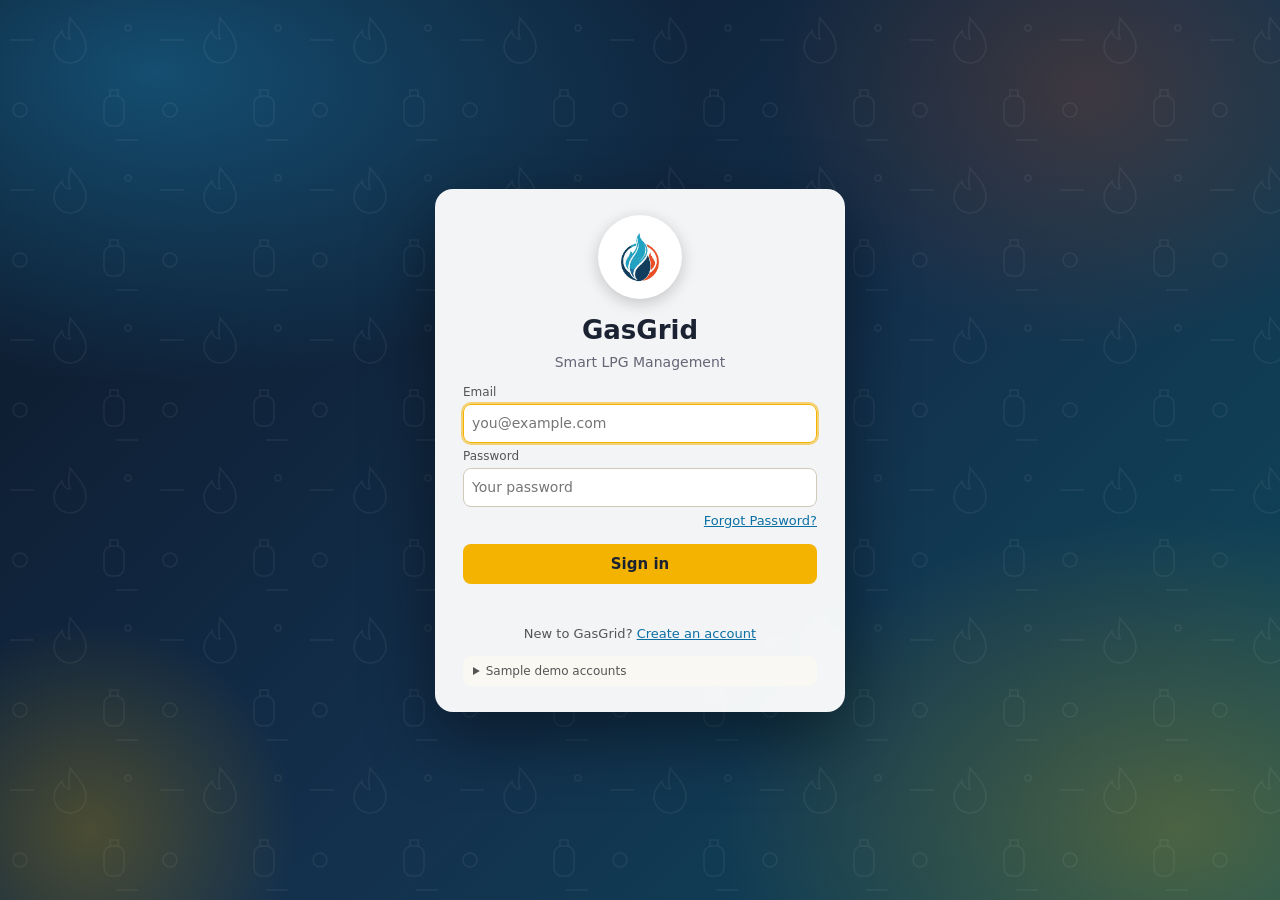
<file: gasgrid-repo/frontend/index.html>
<!doctype html><html lang=en><head><meta charset=utf-8><meta name=viewport content="width=device-width,initial-scale=1"><title>GasGrid</title>
<style>
:root{--navy:#1b2333;--amber:#f5b301;--bg:#faf8f3;--ok:#1e8449;--warn:#b9770e;--bad:#c0392b;--blue:#1f9ad6}
*{box-sizing:border-box}body{margin:0;font:14px/1.5 system-ui,-apple-system,"Segoe UI",sans-serif;background:var(--bg);color:#222}
h2{margin:0 0 14px}h2 small{font-size:13px;color:#777;font-weight:400;margin-left:8px;text-transform:capitalize}h3{margin:0 0 8px;font-size:16px}h4{margin:0;font-size:15px}
#app{display:flex;min-height:100vh}#nav{background:var(--navy);color:#fff;width:224px;padding:16px;flex-shrink:0;position:sticky;top:0;height:100vh;overflow:auto}
.logo{display:flex;align-items:center;gap:10px;font-weight:700;font-size:20px;color:var(--amber);margin-bottom:12px}.logo img{width:44px;height:44px;border-radius:50%;background:#fff}
.who{font-size:13px;margin-bottom:14px;padding:8px 10px;background:#ffffff14;border-radius:8px}.who small{color:#b9c2d4;text-transform:capitalize}
#nav a{display:block;color:#d7deeb;padding:9px 10px;margin:2px 0;border-radius:8px;cursor:pointer;border-left:3px solid transparent;transition:.15s}#nav a:hover{background:#ffffff14;color:#fff}#nav a.on{background:#2c3a55;color:var(--amber);border-left-color:var(--amber)}
main{flex:1;padding:22px;min-width:0}#v>*{animation:fi .25s}@keyframes fi{from{opacity:0;transform:translateY(6px)}}
button{background:var(--amber);border:0;padding:8px 14px;border-radius:8px;cursor:pointer;font-weight:600;color:#1b2333;transition:transform .1s,box-shadow .15s;font-family:inherit}button:hover{transform:translateY(-1px);box-shadow:0 3px 8px #0003}button:active{transform:none}
button.s{background:#e9e4d6}button.d{background:var(--bad);color:#fff}button.full{width:100%;padding:11px;font-size:15px;margin-top:6px}
input,select,textarea{padding:8px;border:1px solid #cfc9b8;border-radius:8px;font:inherit;background:#fff;width:100%}textarea{resize:vertical;font-family:ui-monospace,Consolas,monospace;font-size:13px}input:focus,select:focus,textarea:focus{outline:2px solid #f5b30088;border-color:var(--amber)}
.card{background:#fff;padding:16px;border-radius:12px;margin-bottom:14px;box-shadow:0 1px 3px #0002;transition:box-shadow .2s}.card:hover{box-shadow:0 4px 14px #0002}
.cards{display:grid;grid-template-columns:repeat(auto-fill,minmax(190px,1fr));gap:12px;margin-bottom:14px}.cards .card{margin:0}.cols{display:grid;grid-template-columns:repeat(auto-fit,minmax(320px,1fr));gap:14px}
.sl{color:#666;font-size:12px;text-transform:uppercase;letter-spacing:.04em}.big{font-size:28px;font-weight:700}.ss{color:#777;font-size:12px}.err{color:var(--bad)}
.tw{overflow-x:auto}table{border-collapse:collapse;width:100%;background:#fff}td,th{padding:7px 9px;border-bottom:1px solid #eee;text-align:left;white-space:nowrap}th{background:#f4f0e4;font-size:12px}th.sort{cursor:pointer}tr:hover td{background:#fff8e1}
.chip{display:inline-block;padding:2px 9px;border-radius:12px;font-size:12px;background:#ece8dc;margin:2px 3px 2px 0}.t14{background:#d6ecfa;color:#0b5c8a}.t19{background:#fde5c8;color:#8a4b0b}
.DELIVERED{color:var(--ok);font-weight:600}.PENDING{color:var(--warn);font-weight:600}.CANCELLED{color:var(--bad);font-weight:600}
.pb{height:8px;background:#ece8dc;border-radius:5px;overflow:hidden;margin:3px 0 9px}.pb i{display:block;height:100%;border-radius:5px;transition:width .4s}.ut{display:flex;justify-content:space-between;font-size:13px}
.bar2{display:flex;gap:8px;margin:8px 0;flex-wrap:wrap}.bar2 input{max-width:260px}.bar2 select{width:auto}.pg{display:flex;justify-content:space-between;align-items:center;padding:8px 0;color:#666;font-size:13px}.pg button{padding:3px 10px}
.row{display:flex;gap:10px;align-items:flex-end;flex-wrap:wrap}.row .f{min-width:200px;flex:1}.f{display:block;font-size:12px;color:#555;margin:4px 0}.f input,.f select,.f textarea{margin-top:3px;color:#222;font-size:14px}.note{background:#fff3cd;padding:8px 12px;border-radius:8px;font-size:13px;margin:8px 0}
.toast{position:fixed;right:18px;bottom:18px;color:#fff;padding:11px 18px;border-radius:10px;z-index:99;animation:fi .2s;box-shadow:0 4px 14px #0004}
.ov{position:fixed;inset:0;background:#0b1424bb;display:flex;align-items:center;justify-content:center;z-index:50;padding:16px;animation:fi .15s}.mb{background:#fff;border-radius:14px;max-width:520px;width:100%;max-height:88vh;overflow:auto;padding:22px;position:relative}.x{position:absolute;right:12px;top:12px;padding:4px 10px}.ib{background:#faf8f3;border-left:4px solid var(--amber);padding:6px 12px;margin:10px 0;border-radius:6px}.ib p{margin:3px 0;font-size:13px}
.tl{list-style:none;padding:0;margin:10px 0}.tl li{padding:8px 12px 8px 30px;position:relative;color:#999}.tl li::before{content:"";position:absolute;left:8px;top:13px;width:12px;height:12px;border-radius:50%;background:#ddd}.tl li.done{color:#222;font-weight:600}.tl li.done::before{background:var(--ok)}
/* OS control centre */
.tabs{display:flex;gap:8px;flex-wrap:wrap;margin-bottom:8px}.tab{background:#fff;border:1px solid #e1dccb}.tab.on{background:var(--navy);color:var(--amber);border-color:var(--navy)}.blurb{color:#555;margin:6px 0 14px}
.grp{margin-bottom:22px}.grp>h3{border-bottom:2px solid var(--amber);padding-bottom:4px;display:inline-block}.shared{background:#fffaf0;border:1px dashed #e6c75a}.fl{display:grid;grid-template-columns:repeat(auto-fit,minmax(170px,1fr));gap:8px 12px}
.cg{display:grid;grid-template-columns:repeat(auto-fill,minmax(340px,1fr));gap:14px;align-items:start}.oc{margin:0;display:flex;flex-direction:column;gap:6px}.ch{display:flex;justify-content:space-between;align-items:center}.i{border-radius:50%;width:28px;height:28px;padding:0;font-size:15px;line-height:1}.desc{color:#666;margin:0;font-size:13px}.acts{display:flex;gap:8px;margin:4px 0}
.out{overflow-x:auto}.sum{margin:6px 0;font-size:13px}.vd{padding:8px 12px;border-radius:8px;margin:6px 0}.okv{background:#e3f6ea;color:#14633a}.badv{background:#fde7e4;color:#992b1f}
.trc{margin:6px 0;padding-left:22px;font-size:13px;max-height:220px;overflow:auto}.trc2{font-size:12px;color:#555;background:#faf8f3;padding:6px 10px;border-radius:8px}.chips{margin-bottom:6px}.st_RUNNING{background:#d5f5e3}.st_WAITING{background:#fdebd0}.st_SUSPENDED{background:#e8daef}
.g{display:flex;margin:8px 0;border:1px solid var(--navy);border-radius:6px;overflow:hidden;min-width:300px}.g div{border-right:1px solid var(--navy);text-align:center;font-size:11px;padding:4px 0;overflow:hidden;font-weight:600;min-width:20px}.g div.idle{background:#e5e5e5;font-weight:400}.g small{display:block;font-weight:400;font-size:9px}
.pgt td,.pgt th{text-align:center;padding:5px 8px}.dsk{width:100%;max-width:480px;background:#fff;border-radius:8px}
/* auth screen */
#auth{display:none;position:fixed;inset:0;align-items:center;justify-content:center;padding:16px;overflow:auto;background:radial-gradient(900px 520px at 12% 8%,#1f9ad666,transparent 60%),radial-gradient(760px 520px at 92% 92%,#f5b30044,transparent 60%),radial-gradient(500px 400px at 85% 10%,#e8590c33,transparent 65%),linear-gradient(135deg,#0c1626,#13304d 55%,#0d4a5c)}
#auth::before{content:"";position:absolute;inset:0;opacity:.55;pointer-events:none;background-image:url("data:image/svg+xml,%3Csvg xmlns='http://www.w3.org/2000/svg' width='150' height='150'%3E%3Cg fill='none' stroke='%23ffffff' stroke-opacity='.11' stroke-width='1.5'%3E%3Cpath d='M70 18c9 11 16 18 16 29a16 16 0 0 1-32 0c0-7 4-11 8-16 1 6 4 8 8 8-3-9 0-15 0-21z'/%3E%3Ccircle cx='20' cy='110' r='7'/%3E%3Ccircle cx='128' cy='28' r='3'/%3E%3Crect x='104' y='96' width='20' height='30' rx='8'/%3E%3Cpath d='M110 96v-6h8v6M10 40h24M116 140h22'/%3E%3C/g%3E%3C/svg%3E");background-size:150px}
#auth::after{content:"";position:absolute;width:420px;height:420px;border-radius:50%;left:-120px;bottom:-140px;background:radial-gradient(circle,#f5b30040,transparent 70%);pointer-events:none}
body.auth #auth{display:flex}body.auth #app{display:none}
.acard{position:relative;z-index:1;width:100%;max-width:410px;margin:auto;background:#fffffff2;backdrop-filter:blur(6px);border-radius:18px;padding:26px 28px;box-shadow:0 24px 70px #0007;animation:fi .3s}
.lg{text-align:center;margin-bottom:10px}.lg img{width:84px;height:84px;border-radius:50%;background:#fff;box-shadow:0 4px 16px #0003}.lg h1{margin:6px 0 0;font-size:26px;color:var(--navy)}.lg p{margin:2px 0 8px;color:#667}
.lnk{text-align:right;margin:2px 0 8px;font-size:13px}.acard a{color:#0b6fa4;cursor:pointer;text-decoration:underline}.sw{text-align:center;margin-top:12px;font-size:13px;color:#555}.fm{color:var(--bad);min-height:20px;font-size:13px;margin-top:8px;text-align:center}.fm.ok{color:var(--ok)}
.hint{font-size:13px;color:#555}.inbox{background:#eef7ff;border:1px dashed #1f9ad6;border-radius:10px;padding:10px 12px;font-size:13px;margin:8px 0}.inbox span{font:700 20px ui-monospace,Consolas,monospace;letter-spacing:3px;color:var(--navy)}
.demo{margin-top:12px;font-size:12px;color:#555;background:#faf8f3;border-radius:8px;padding:6px 10px}.demo summary{cursor:pointer}.two{display:grid;grid-template-columns:1fr 1fr;gap:10px}
@media(max-width:720px){#app{flex-direction:column}#nav{width:100%;height:auto;position:static;display:flex;flex-wrap:wrap;gap:4px;align-items:center}.logo,.who{margin:0 8px 0 0}.cg{grid-template-columns:1fr}.two{grid-template-columns:1fr}main{padding:14px}}
</style></head><body class=auth><div id=auth></div><div id=app><nav id=nav></nav><main id=v></main></div><div id=modal></div>
<script>
//PURE
const COL=['#f5b301','#7fb3d5','#82e0aa','#f1948a','#bb8fce','#f8c471','#85c1e9','#a3e4d7'];
const nums=(s,lo,hi,max,name)=>{const a=String(s).trim().split(/[\s,]+/).filter(Boolean).map(Number);if(!a.length||a.length>max||a.some(x=>!Number.isInteger(x)||x<lo||x>hi))throw `${name}: enter 1-${max} whole numbers between ${lo} and ${hi}`;return a};
const mat=(s,cols,name)=>{const r=String(s).trim().split('\n').map(l=>l.trim().split(/[\s,]+/).map(Number));if(!r.length||r.length>12||r.some(x=>x.length!=cols||x.some(y=>!Number.isInteger(y)||y<0||y>1e6)))throw `${name}: each row needs ${cols} whole numbers (0 or more), max 12 rows`;return r};
const parseProcs=s=>{const r=String(s).trim().split('\n').map(l=>l.trim().split(/\s+/).map(Number));if(!r.length||r.length>30||r.some(x=>x.length!=4||x.some(y=>!Number.isInteger(y)||y<0)||x[2]<1))throw 'Each line: pid arrival burst(1+) priority, whole numbers, max 30 processes';if(new Set(r.map(x=>x[0])).size!=r.length)throw 'Process IDs must be unique';return r.map(x=>({pid:x[0],arrival:x[1],burst:x[2],priority:x[3]}))};
function cpuSim(a,P,q){const n=P.length,p=P.map(x=>({...x,rem:x.burst,st:-1,ct:-1,lvl:0})),G=[];
 const rr=a=='RR',mlq=a=='MLQ',mlfq=a=='MLFQ',ml=mlq||mlfq,queued=rr||ml,pre=a=='SRTF'||a=='PRIORITY_P',sj=a=='SJF'||a=='SRTF',pri=a.startsWith('PRIORITY');
 const qt=[ml?2:q,ml?4:1e9,1e9],Q=[[],[],[]],seen=new Set();let t=0,cur=-1,used=0,done=0;
 p.forEach(x=>x.lvl=mlq?(x.priority<=1?0:x.priority==2?1:2):0);
 const seg=(pid,s,e)=>{const l=G[G.length-1];if(l&&l.pid==pid&&l.e==s)l.e=e;else G.push({pid,s,e})};
 const arrive=()=>p.forEach((x,i)=>{if(!seen.has(i)&&x.arrival<=t){seen.add(i);if(queued)Q[x.lvl].push(i)}});
 while(done<n&&t<20000){arrive();
  if(queued){if(cur>=0)for(let k=0;k<p[cur].lvl;k++)if(Q[k].length){Q[p[cur].lvl].unshift(cur);cur=-1;break}
   if(cur<0)for(let k=0;k<3;k++)if(Q[k].length){cur=Q[k].shift();used=0;break}}
  else if(cur<0||pre){let b=-1;const key=x=>sj?x.rem:pri?x.priority:x.arrival;p.forEach((x,i)=>{if(x.arrival>t||x.rem<=0)return;if(b<0){b=i;return}if(key(x)<key(p[b]))b=i});cur=b}
  if(cur<0){seg(-1,t,t+1);t++;continue}
  const x=p[cur];if(x.st<0)x.st=t;seg(x.pid,t,t+1);x.rem--;t++;used++;if(queued)arrive();
  if(x.rem==0){x.ct=t;done++;cur=-1}else if(queued&&used>=qt[x.lvl]){if(mlfq&&x.lvl<2)x.lvl++;Q[x.lvl].push(cur);cur=-1}}
 const R=p.map(x=>({pid:x.pid,ct:x.ct,tat:x.ct-x.arrival,wt:x.ct-x.arrival-x.burst,rt:x.st-x.arrival})),busy=G.filter(g=>g.pid>=0).reduce((s,g)=>s+g.e-g.s,0),av=k=>R.reduce((s,r)=>s+r[k],0)/n;
 return{G,R,wt:av('wt'),tat:av('tat'),rt:av('rt'),util:busy/t*100,thr:n/t}}
function fit(a,holes,jobs){const h=[...holes];const out=jobs.map((j,i)=>{let b=-1;for(let k=0;k<h.length;k++){if(h[k]<j)continue;if(b<0||(a=='BEST'&&h[k]<h[b])||(a=='WORST'&&h[k]>h[b]))b=k;if(a=='FIRST')break}if(b>=0)h[b]-=j;return{job:i,size:j,hole:b,left:b<0?0:h[b]}});return{out,h}}
function pr(a,ref,F){const fr=[],cnt={},ld={},lt={},rb=[];let ptr=0,faults=0;const S=[];
 ref.forEach((pg,i)=>{const hit=fr.indexOf(pg);
  if(hit>=0){cnt[pg]++;ld[pg]=i;if(a=='CLOCK')rb[hit]=1}
  else{faults++;let idx=0;
   if(fr.length<F){idx=fr.length;ptr=(idx+1)%F}
   else if(a=='FIFO'){idx=ptr;ptr=(ptr+1)%F}
   else if(a=='CLOCK'){while(rb[ptr]){rb[ptr]=0;ptr=(ptr+1)%F}idx=ptr;ptr=(ptr+1)%F}
   else{let best=-Infinity;fr.forEach((p,j)=>{let k;if(a=='LRU')k=-ld[p];else if(a=='OPT'){const nx=ref.indexOf(p,i+1);k=nx<0?1e9:nx}else if(a=='LFU')k=-cnt[p]*1e5-lt[p];else k=cnt[p]*1e5-lt[p];if(k>best){best=k;idx=j}})}
   fr[idx]=pg;cnt[pg]=1;ld[pg]=i;lt[pg]=i;rb[idx]=1}
  S.push({pg,fr:[...fr],fault:hit<0})});return{S,faults}}
function disk(a,q,h,max,dir){const up=q.filter(x=>x>=h).sort((x,y)=>x-y),lo=q.filter(x=>x<h).sort((x,y)=>y-x),loA=[...lo].reverse(),upD=[...up].reverse(),u=dir=='up';let p=[h];
 if(a=='FCFS')p.push(...q);
 else if(a=='SSTF'){const r=[...q];let c=h;while(r.length){let k=0;r.forEach((x,i)=>{if(Math.abs(x-c)<Math.abs(r[k]-c))k=i});c=r.splice(k,1)[0];p.push(c)}}
 else if(a=='SCAN')p.push(...(u?[...up,max,...lo]:[...lo,0,...up]));
 else if(a=='CSCAN')p.push(...(u?[...up,max,0,...loA]:[...lo,0,max,...upD]));
 else if(a=='LOOK')p.push(...(u?[...up,...lo]:[...lo,...up]));
 else p.push(...(u?[...up,...loA]:[...lo,...upD]));
 return{p,mv:p.reduce((s,x,i)=>i?s+Math.abs(x-p[i-1]):0,0)}}
function safety(av,mx,al){const n=al.length,need=mx.map((r,i)=>r.map((x,j)=>x-al[i][j]));let w=[...av],fin=Array(n).fill(false),seq=[],pg=true;
 while(pg){pg=false;for(let i=0;i<n;i++)if(!fin[i]&&need[i].every((x,j)=>x<=w[j])){w=w.map((x,j)=>x+al[i][j]);fin[i]=true;seq.push(i);pg=true}}return{safe:fin.every(Boolean),seq,need}}
function detect(av,al,rq){const n=al.length;let w=[...av];const fin=al.map(r=>r.every(x=>x==0));let pg=true;
 while(pg){pg=false;for(let i=0;i<n;i++)if(!fin[i]&&rq[i].every((x,j)=>x<=w[j])){w=w.map((x,j)=>x+al[i][j]);fin[i]=true;pg=true}}return fin.map((f,i)=>f?-1:i).filter(i=>i>=0)}
function cycle(n,edges){const adj=Array.from({length:n},()=>[]);edges.forEach(([a,b])=>adj[a].push(b));const col=Array(n).fill(0),st=[];let res=null;
 const dfs=u=>{col[u]=1;st.push(u);for(const v of adj[u]){if(col[v]==1){res=st.slice(st.indexOf(v));return true}if(col[v]==0&&dfs(v))return true}col[u]=2;st.pop();return false};
 for(let i=0;i<n&&!res;i++)if(!col[i])dfs(i);return res}
function raceSim(s,safe){const t=[];let sold,fin;
 if(!safe){t.push(`T1 reads stock=${s}`,`T2 reads stock=${s}`,`T1 writes stock=${s-1}, booking confirmed`,`T2 writes stock=${s-1}, booking confirmed`);sold=2;fin=s-1}
 else{t.push('T1 acquires mutex',`T1 reads ${s}, writes ${s-1}, booking confirmed`,'T1 releases mutex','T2 acquires mutex');if(s>=2){t.push(`T2 reads ${s-1}, writes ${s-2}, booking confirmed`);sold=2;fin=s-2}else{t.push('T2 reads 0: booking rejected, out of stock');sold=1;fin=0}t.push('T2 releases mutex')}
 return{t,sold,fin,over:sold>s,lost:fin!=s-sold}}
function semSim(v,ops){const t=[];let w=0,id=0;for(const c of ops){if(c=='P'){id++;if(v>0){v--;t.push(`P: booking B${id} gets a cylinder (units left ${v})`)}else{w++;t.push(`P: booking B${id} BLOCKED (waiting ${w})`)}}else if(c=='V'){if(w>0){w--;t.push(`V: delivery done, a blocked booking wakes (waiting ${w})`)}else{v++;t.push(`V: unit released (units ${v})`)}}else throw 'Use only P and V'}return{t,v,w}}
function pcSim(cap,ops){const t=[];let c=0,p=0,k=0;for(const x of ops){if(x=='P'){if(c==cap)t.push(`Producer BLOCKED: buffer full ${c}/${cap}`);else{c++;p++;t.push(`Produced R${p} (${c}/${cap})`)}}else if(x=='C'){if(!c)t.push('Consumer BLOCKED: buffer empty');else{c--;k++;t.push(`Dispatcher consumed R${k} (${c}/${cap})`)}}else throw 'Use only P and C'}return{t,c,p,k}}
function lockSim(mode,N){const t=[];let flag=[0,0],turn=0,lock=0,st=[0,0],it=[0,0],tmp=[0,0],cnt=0,inn=0,viol=0,steps=0,ent=0;
 while((it[0]<N||it[1]<N)&&steps<1e6)for(let i=0;i<2;i++){if(it[i]>=N)continue;steps++;const o=1-i;
  if(mode=='peterson'){switch(st[i]){case 0:flag[i]=1;st[i]=1;break;case 1:turn=o;st[i]=2;break;case 2:if(flag[o]&&turn==o)break;st[i]=3;inn++;if(inn>1)viol++;if(ent++<8)t.push(`step ${steps}: P${i} enters critical section`);break;case 3:tmp[i]=cnt;st[i]=4;break;case 4:cnt=tmp[i]+1;st[i]=5;break;case 5:flag[i]=0;inn--;it[i]++;st[i]=0}}
  else{switch(st[i]){case 0:if(mode=='none'||lock==0){lock=1;st[i]=1;inn++;if(inn>1)viol++;if(ent++<8)t.push(`P${i} ${mode=='none'?'enters with NO protection':mode=='tas'?'TestAndSet(lock) returned 0 and enters':'CompareAndSwap(lock,0,1) succeeded and enters'}`)}break;case 1:tmp[i]=cnt;st[i]=2;break;case 2:cnt=tmp[i]+1;st[i]=3;break;case 3:lock=0;inn--;it[i]++;st[i]=0}}}
 return{t,cnt,exp:2*N,viol}}
function rwSim(seq){const t=[];let r=0,w=0,k=0;while(k<seq.length){if(seq[k]=='R'){let c=0;while(seq[k]=='R'){c++;k++;r++}t.push(`${c} reader(s) read the stock report concurrently`)}else if(seq[k]=='W'){w++;k++;t.push(`Writer W${w} has exclusive access; readers wait`)}else throw 'Use only R and W'}return{t,r,w}}
function dineSim(n,strat,rounds){const t=[];let meals=0,dead=false;
 if(strat=='NAIVE'){for(let i=0;i<n;i++)t.push(`Philosopher ${i} takes left fork ${i}`);for(let i=0;i<n;i++)t.push(`Philosopher ${i} waits for fork ${(i+1)%n} held by ${(i+1)%n}`);t.push(`DEADLOCK: circular wait among all ${n} philosophers`);dead=true}
 else for(let rd=0;rd<rounds;rd++){const own=Array(n).fill(-1),held=Array(n).fill(0);let pg=true;while(pg){pg=false;for(let i=0;i<n;i++){const f=Math.min(i,(i+1)%n),s=Math.max(i,(i+1)%n);if(held[i]==0&&own[f]<0){own[f]=i;held[i]=1;pg=true}else if(held[i]==1&&own[s]<0){meals++;t.push(`Round ${rd+1}: philosopher ${i} eats (forks ${f},${s})`);own[f]=-1;held[i]=2;pg=true}}}}
 return{t,meals,dead}}
//ENDPURE

const LOGO='[data-uri]';
const $=s=>document.querySelector(s),esc=s=>String(s==null?'':s).replace(/[&<>"]/g,c=>({'&':'&amp;','<':'&lt;','>':'&gt;','"':'&quot;'}[c]));
const KEY='gasgrid_v2',CITIES=['Dehradun','Roorkee','Delhi','Jaipur','Chandigarh','Lucknow','Mumbai','Pune','Bengaluru','Hyderabad'];
const FN=['Aarav','Priya','Rohit','Sneha','Vikram','Anjali','Karan','Neha','Arjun','Pooja','Manish','Divya'],LN=['Sharma','Verma','Singh','Rawat','Patel','Iyer','Reddy','Gupta','Joshi','Nair','Bisht','Khan'];
const TY={'14.2':{name:'14.2 kg Domestic',short:'14.2 kg',cls:'t14'},'19':{name:'19 kg Commercial',short:'19 kg',cls:'t19'}},TK=Object.keys(TY);
const LOW={'14.2':60,'19':25},CAPW={'14.2':400,'19':150},PTS={'14.2':10,'19':25},ACTIVE=['BOOKED','SCHEDULED','OUT_FOR_DELIVERY'],NEXT={BOOKED:'SCHEDULED',SCHEDULED:'OUT_FOR_DELIVERY',OUT_FOR_DELIVERY:'DELIVERED'};
const chip=t=>`<span class="chip ${TY[t].cls}">${TY[t].short}</span>`,inr=n=>'₹'+Number(n).toLocaleString('en-IN'),now=()=>new Date().toISOString().slice(0,16).replace('T',' ');
const stC=s=>`<span class="${s=='CANCELLED'?'CANCELLED':s=='DELIVERED'?'DELIVERED':'PENDING'}">${s.replace(/_/g,' ')}</span>`;
let DB,ME=null,CUR='',seed=7;const rnd=n=>(seed=(seed*1103515245+12345)&0x7fffffff)%n,LOCK={};
/* ---------- password hashing (demo-grade, client side) ---------- */
async function sha(s){if(typeof crypto!=='undefined'&&crypto.subtle){const b=await crypto.subtle.digest('SHA-256',new TextEncoder().encode(s));return[...new Uint8Array(b)].map(x=>x.toString(16).padStart(2,'0')).join('')}let h=5381;for(const c of s)h=((h<<5)+h+c.charCodeAt(0))|0;return'x'+h}
const hpw=async(pw,salt)=>salt+':'+await sha(salt+pw),vpw=async(pw,st)=>(await hpw(pw,st.split(':')[0]))===st,pwOk=p=>p.length>=8&&/[A-Za-z]/.test(p)&&/\d/.test(p);
const save=()=>{try{localStorage.setItem(KEY,JSON.stringify(DB))}catch(e){}};
const audit=a=>{DB.audit.push({t:now(),u:ME?ME.id:null,a});if(DB.audit.length>300)DB.audit.shift();save()};
const osLog=(cat,card,sum,sys)=>{DB.os.push({t:now(),uid:ME?ME.id:0,cat,card,sum,sys:!!sys});if(DB.os.length>400)DB.os.shift();save()};
async function init(){let s=null;try{s=localStorage.getItem(KEY)}catch(e){}if(s){DB=JSON.parse(s);return}
 seed=7;DB={users:[],wh:[],conn:[],bk:[],sr:[],audit:[],os:[],resets:[],price:{'14.2':903,'19':1802}};const sp=await hpw('sample123','salt');
 for(const[r,n]of[['admin','Demo Admin'],['distributor','Demo Distributor'],['technician','Demo Technician'],['customer','Demo Customer']])DB.users.push({id:DB.users.length+1,name:n+' (sample)',email:r+'@gasgrid.in',role:r,city:'Roorkee',phone:'9876500000',redeemed:0,pw:await hpw(r+'123','s'+r)});
 for(let i=0;i<100;i++)DB.users.push({id:5+i,name:FN[rnd(12)]+' '+LN[rnd(12)],email:`cust${i+1}@sample.in`,role:'customer',city:CITIES[rnd(10)],phone:'9'+(100000000+rnd(899999999)),redeemed:0,pw:sp});
 for(let i=0;i<15;i++)DB.wh.push({id:i+1,name:CITIES[i%10]+' Depot '+(i+1),city:CITIES[i%10],s:{'14.2':20+rnd(380),'19':10+rnd(140)}});
 const cust=DB.users.filter(u=>u.role=='customer');
 for(let i=0;i<150;i++){const u=cust[i%cust.length];DB.conn.push({id:i+1,uid:u.id,addr:`${1+rnd(99)}, Sample Nagar, ${u.city}`,pin:String(110000+rnd(600000))})}
 const ST=['BOOKED','SCHEDULED','OUT_FOR_DELIVERY','DELIVERED','DELIVERED'];
 for(let i=0;i<200;i++){const c=DB.conn[i%150],ty=rnd(10)<7?'14.2':'19';DB.bk.push({id:i+1,cid:c.id,uid:c.uid,wid:i%15+1,type:ty,price:DB.price[ty],status:i<150?ST[rnd(5)]:(rnd(2)?'DELIVERED':'CANCELLED'),at:new Date(Date.now()-rnd(90)*864e5).toISOString().slice(0,10)})}
 for(let i=0;i<50;i++){const st=['OPEN','ASSIGNED','DONE'][i%3];DB.sr.push({id:i+1,uid:cust[rnd(cust.length)].id,tech:st=='OPEN'?null:i%15+1,issue:['Gas leak check','Regulator replacement','Stove fitting','Pipe replacement'][rnd(4)],pri:1+rnd(3),status:st,at:new Date(Date.now()-rnd(30)*864e5).toISOString().slice(0,10)})}
 const cats=['CPU Scheduling','Synchronization','Deadlocks','Memory','Disk'];for(let i=0;i<50;i++)DB.os.push({t:new Date(Date.now()-rnd(20)*864e5).toISOString().slice(0,16).replace('T',' '),uid:1,cat:cats[i%5],card:'Sample run',sum:'Sample simulation record (sample data)',sys:false,sample:true});
 save()}
/* ---------- derived numbers ---------- */
const availT=t=>DB.wh.reduce((a,w)=>a+w.s[t],0),capT=t=>DB.wh.length*CAPW[t],points=uid=>DB.bk.filter(b=>b.uid==uid&&b.status=='DELIVERED').reduce((a,b)=>a+PTS[b.type],0)-(DB.users.find(u=>u.id==uid).redeemed||0);
const fleet=()=>{const a=DB.bk.filter(b=>b.status=='SCHEDULED'||b.status=='OUT_FOR_DELIVERY').length;return{veh:Math.min(25,a),vt:25,wk:Math.min(30,a),wt:30,active:a}};
const lowList=()=>{const r=[];DB.wh.forEach(w=>TK.forEach(t=>{if(w.s[t]<LOW[t])r.push({w,t})}));return r};
const bar=(p,c)=>`<div class=pb><i style="width:${Math.max(2,Math.min(100,p))}%;background:${c||'var(--amber)'}"></i></div>`;
const stat=(l,v,s,c)=>`<div class=card><div class=sl>${l}</div><div class="big ${c||''}">${v}</div><div class=ss>${s||''}</div></div>`;
const tbl=(cols,rows)=>`<div class=tw><table><tr>${cols.map(c=>`<th>${c}</th>`).join('')}</tr>${rows.map(r=>'<tr>'+r.map(c=>`<td>${c}</td>`).join('')+'</tr>').join('')||`<tr><td colspan=${cols.length}>No records</td></tr>`}</table></div>`;
/* ---------- grid (search, sort, pagination) ---------- */
const GR={};
function grid(id,cols,rows,extra){const st=GR[id]=Object.assign({q:'',page:0,sort:-1,dir:1,n:10},GR[id]||{});st.cols=cols;st.rows=rows;return`<div class=bar2><input placeholder="Search..." value="${esc(st.q)}" oninput="gq('${id}',this.value)">${extra||''}</div><div id=g_${id}>${gridBody(id)}</div>`}
function gridBody(id){const s=GR[id],pl=x=>String(x).replace(/<[^>]*>/g,'');let r=s.rows.filter(x=>!s.q||x.join(' ').toLowerCase().includes(s.q.toLowerCase()));if(s.sort>=0)r=[...r].sort((a,b)=>s.dir*pl(a[s.sort]).localeCompare(pl(b[s.sort]),undefined,{numeric:true}));
 const pages=Math.max(1,Math.ceil(r.length/s.n));s.page=Math.min(s.page,pages-1);
 return`<div class=tw><table><tr>${s.cols.map((c,i)=>`<th class=sort onclick="gs('${id}',${i})">${c}${s.sort==i?(s.dir>0?' ▲':' ▼'):''}</th>`).join('')}</tr>${r.slice(s.page*s.n,s.page*s.n+s.n).map(x=>'<tr>'+x.map(c=>`<td>${c}</td>`).join('')+'</tr>').join('')||`<tr><td colspan=${s.cols.length}>No records</td></tr>`}</table></div><div class=pg><span>${r.length} records</span><span><button class=s onclick="gp('${id}',-1)">‹</button> ${s.page+1} / ${pages} <button class=s onclick="gp('${id}',1)">›</button></span></div>`}
const gq=(id,v)=>{GR[id].q=v;GR[id].page=0;$('#g_'+id).innerHTML=gridBody(id)},gs=(id,i)=>{const s=GR[id];s.dir=s.sort==i?-s.dir:1;s.sort=i;$('#g_'+id).innerHTML=gridBody(id)},gp=(id,d)=>{GR[id].page=Math.max(0,GR[id].page+d);$('#g_'+id).innerHTML=gridBody(id)};
/* ---------- toast / modal ---------- */
function toast(m,c){const d=document.createElement('div');d.className='toast';d.style.background=c||'#1e8449';d.textContent=m;document.body.appendChild(d);setTimeout(()=>d.remove(),2400)}
const bad=m=>toast(m,'#c0392b');
function modal(h){$('#modal').innerHTML=`<div class=ov onclick="if(event.target==this)closeModal()"><div class=mb><button class="x s" onclick=closeModal() aria-label=Close>✕</button>${h}</div></div>`}
const closeModal=()=>{$('#modal').innerHTML=''};document.addEventListener('keydown',e=>{if(e.key=='Escape')closeModal()});
/* ---------- auth screens ---------- */
const fmsg=(t,ok)=>{const e=$('#fm');e.textContent=t;e.className=ok?'fm ok':'fm'};
const fld=(id,l,type,ph,extra)=>`<label class=f>${l}<input id=${id} type=${type||'text'} placeholder="${ph||''}" ${extra||''}></label>`;
function authView(v,ctx){document.body.classList.add('auth');ctx=ctx||{};let h='';
 const head=t=>`<div class=lg><img src="${LOGO}" alt="GasGrid logo"><h1>GasGrid</h1><p>${t}</p></div>`;
 if(v=='login')h=head('Smart LPG Management')+fld('le','Email','email','you@example.com','autocomplete=username')+fld('lp','Password','password','Your password','autocomplete=current-password')+`<div class=lnk><a onclick="authView('forgot')">Forgot Password?</a></div><button class=full onclick=doLogin()>Sign in</button><div id=fm class=fm></div><div class=sw>New to GasGrid? <a onclick="authView('register')">Create an account</a></div><details class=demo><summary>Sample demo accounts</summary><div>admin@gasgrid.in / admin123<br>distributor@gasgrid.in / distributor123<br>technician@gasgrid.in / technician123<br>customer@gasgrid.in / customer123<br><small>All data is sample data.</small></div></details>`;
 if(v=='register')h=head('Create your customer account')+fld('rn','Full name')+fld('re','Email','email')+`<div class=two>${fld('rph','Mobile (10 digits)','tel')}<label class=f>City<select id=rc>${CITIES.map(c=>`<option>${c}</option>`).join('')}</select></label></div>`+fld('ra','Delivery address')+fld('rpin','PIN code')+fld('rp','Password','password','8+ characters, letters and digits')+fld('rp2','Confirm password','password')+`<button class=full onclick=doRegister()>Create account</button><div id=fm class=fm></div><div class=sw><a onclick="authView('login')">Back to sign in</a></div>`;
 if(v=='forgot')h=head('Reset your password')+`<p class=hint>Enter your account email. We will send a 6-digit reset code that is valid for 15 minutes.</p>`+fld('fe','Email','email','you@example.com')+`<button class=full onclick=doForgot()>Send reset code</button><div id=fm class=fm></div><div class=sw><a onclick="authView('login')">Back to sign in</a></div>`;
 if(v=='reset')h=head('Enter reset code')+`<p class=hint>If that email is registered, a code has been sent.</p>${ctx.inbox?`<div class=inbox><b>Simulated inbox (demo only, no real email is sent)</b><br>Your GasGrid reset code is <span>${ctx.inbox}</span>. It expires in 15 minutes.</div>`:''}`+fld('fe2','Email','email','',`value="${esc(ctx.email||'')}"`)+fld('fc','6-digit code','text','123456','inputmode=numeric maxlength=6')+fld('fp','New password','password','8+ characters, letters and digits')+fld('fp2','Confirm new password','password')+`<button class=full onclick=doReset()>Reset password</button><div id=fm class=fm></div><div class=sw><a onclick="authView('forgot')">Request a new code</a> · <a onclick="authView('login')">Sign in</a></div>`;
 $('#auth').innerHTML=`<div class=acard>${h}</div>`;
 ['le','fe','fe2','rn'].forEach(i=>{const el=document.getElementById(i);if(el&&el.focus)el.focus()});
 const el=$('#auth');el.onkeydown=e=>{if(e.key=='Enter'){const b=el.querySelector('button.full');if(b)b.click()}}}
async function doLogin(){const e=$('#le').value.trim().toLowerCase(),p=$('#lp').value,L=LOCK[e];
 if(L&&L.n>=5&&Date.now()-L.t<3e5)return fmsg('Too many failed attempts. Try again in 5 minutes.');
 const u=DB.users.find(x=>x.email.toLowerCase()==e);
 if(!u||!(await vpw(p,u.pw))){LOCK[e]={n:(L&&Date.now()-L.t<3e5?L.n:0)+1,t:Date.now()};return fmsg('Invalid email or password')}
 delete LOCK[e];ME=u;try{sessionStorage.setItem('gg_uid',u.id)}catch(x){}audit('LOGIN');enter()}
async function doRegister(){const v=id=>$('#'+id).value.trim(),n=v('rn'),e=v('re').toLowerCase(),ph=v('rph'),a=v('ra'),pin=v('rpin'),p=$('#rp').value;
 if(n.length<2)return fmsg('Enter your full name');if(!/^[^@\s]+@[^@\s]+\.[A-Za-z]{2,}$/.test(e))return fmsg('Enter a valid email');if(!/^[6-9]\d{9}$/.test(ph))return fmsg('Mobile must be a 10-digit Indian number');
 if(a.length<5)return fmsg('Enter your delivery address');if(!/^\d{6}$/.test(pin))return fmsg('PIN must be 6 digits');if(!pwOk(p))return fmsg('Password needs 8+ characters with letters and digits');if(p!=$('#rp2').value)return fmsg('Passwords do not match');
 if(DB.users.some(u=>u.email.toLowerCase()==e))return fmsg('That email is already registered');
 const id=Math.max(...DB.users.map(u=>u.id))+1,city=$('#rc').value;DB.users.push({id,name:n,email:e,role:'customer',city,phone:ph,redeemed:0,pw:await hpw(p,'s'+Math.random().toString(36).slice(2,8))});
 DB.conn.push({id:Math.max(...DB.conn.map(c=>c.id))+1,uid:id,addr:a,pin});save();authView('login');toast('Account created. Please sign in.')}
function doForgot(){const e=$('#fe').value.trim().toLowerCase();if(!/^[^@\s]+@[^@\s]+\.[A-Za-z]{2,}$/.test(e))return fmsg('Enter a valid email');
 const u=DB.users.find(x=>x.email.toLowerCase()==e);let code=null;
 if(u){code=String(100000+Math.floor((typeof crypto!=='undefined'&&crypto.getRandomValues?crypto.getRandomValues(new Uint32Array(1))[0]/4294967296:Math.random())*900000));DB.resets=DB.resets.filter(r=>r.email!=e);DB.resets.push({email:e,code,exp:Date.now()+9e5,tries:0});save()}
 authView('reset',{email:e,inbox:code})}
async function doReset(){const e=$('#fe2').value.trim().toLowerCase(),c=$('#fc').value.trim(),p=$('#fp').value,r=DB.resets.find(x=>x.email==e);
 if(!r||r.exp<Date.now())return fmsg('Invalid or expired code. Request a new one.');if(r.tries>=5){DB.resets=DB.resets.filter(x=>x!=r);save();return fmsg('Too many wrong attempts. Request a new code.')}
 if(c!==r.code){r.tries++;save();return fmsg('Incorrect code ('+(5-r.tries)+' attempts left)')}
 if(!pwOk(p))return fmsg('Password needs 8+ characters with letters and digits');if(p!=$('#fp2').value)return fmsg('Passwords do not match');
 const u=DB.users.find(x=>x.email.toLowerCase()==e);u.pw=await hpw(p,'s'+Math.random().toString(36).slice(2,8));DB.resets=DB.resets.filter(x=>x!=r);delete LOCK[e];ME=null;audit('PASSWORD_RESET '+u.id);save();authView('login');toast('Password updated. Please sign in.')}
function logout(){try{sessionStorage.removeItem('gg_uid')}catch(e){}ME=null;authView('login')}
/* ---------- shell ---------- */
const MENUS={customer:['Info Centre','Bookings','Service','OS Control Centre'],distributor:['Info Centre','Deliveries','Inventory','OS Control Centre'],technician:['Info Centre','Service Queue','OS Control Centre'],admin:['Info Centre','Reports','Users','Inventory','OS Control Centre']};
const ICON={'Info Centre':'📊',Bookings:'🧾',Service:'🛠',Deliveries:'🚚',Inventory:'📦','Service Queue':'🛠',Reports:'📈',Users:'👥','OS Control Centre':'🖥'};
function enter(){document.body.classList.remove('auth');go('Info Centre')}
function go(p){if(!ME)return authView('login');if(!MENUS[ME.role].includes(p))return;CUR=p;
 $('#nav').innerHTML=`<div class=logo><img src="${LOGO}" alt=""><span>GasGrid</span></div><div class=who><b>${esc(ME.name)}</b><br><small>${ME.role}</small></div>${MENUS[ME.role].map(m=>`<a class="${m==p?'on':''}" onclick="go('${m}')">${ICON[m]} ${m}</a>`).join('')}<a onclick=logout()>⎋ Logout</a>`;
 ({'Info Centre':info,Bookings:bookings,Service:service,Deliveries:deliveries,Inventory:inventory,'Service Queue':queue,Reports:reports,Users:users,'OS Control Centre':os})[p]()}
/* ---------- Information Centre ---------- */
function osCard(mine){const L=DB.os.filter(o=>!o.sample&&(!mine||o.uid==ME.id)),by={};L.forEach(o=>by[o.cat]=(by[o.cat]||0)+1);
 return`<div class=card><h3>OS simulator activity</h3><p>${L.length} runs ${mine?'by you':'in total'}${DB.os.filter(o=>o.sample).length&&!mine?' (plus '+DB.os.filter(o=>o.sample).length+' sample records)':''}</p><div>${Object.entries(by).map(([k,v])=>`<span class=chip>${k}: ${v}</span>`).join('')||'<small>No runs yet. Open the OS Control Centre.</small>'}</div>${tbl(['Time','Category','Function','Result'],L.slice(-5).reverse().map(o=>[o.t,o.cat,esc(o.card)+(o.sys?' <span class=chip>auto</span>':''),esc(o.sum)]))}</div>`}
function utilCard(){const f=fleet(),lc=DB.lastCpu,tech=DB.sr.filter(s=>s.status=='ASSIGNED').length;
 return`<div class=card><h3>Resource utilization</h3>${[['Vehicles on delivery',f.veh,f.vt],['Delivery workers busy',f.wk,f.wt],['Technicians with work',Math.min(15,tech),15]].map(([l,a,t])=>`<div class=ut><span>${l}</span><b>${a}/${t}</b></div>${bar(a/t*100,a/t>.8?'var(--bad)':'var(--ok)')}`).join('')}${TK.map(t=>{const p=availT(t)/capT(t)*100;return`<div class=ut><span>${TY[t].short} stock level</span><b>${availT(t).toLocaleString('en-IN')}</b></div>${bar(p,p<20?'var(--bad)':'var(--blue)')}`}).join('')}<div class=ut><span>CPU utilization (last scheduling run)</span><b>${lc?lc.util.toFixed(0)+'%':'n/a'}</b></div>${bar(lc?lc.util:0,'var(--amber)')}<small>${lc?'Algorithm '+lc.algo+' at '+lc.t:'Run a CPU scheduling card to populate this.'}</small></div>`}
function info(){const r=ME.role;let h=`<h2>Information Centre <small>${r}</small></h2>`;
 if(r=='customer'){const m=DB.bk.filter(b=>b.uid==ME.id),pts=points(ME.id),sr=DB.sr.filter(s=>s.uid==ME.id),t=x=>m.filter(b=>b.type==x).length;
  h+=`<div class=cards>${stat('Bookings',m.length,m.filter(b=>ACTIVE.includes(b.status)).length+' active')}${stat('14.2 kg domestic',t('14.2'),inr(DB.price['14.2'])+' each')}${stat('19 kg commercial',t('19'),inr(DB.price['19'])+' each')}${stat('Reward points',pts,`<button class=s onclick=redeem()>Redeem 100</button>`)}${stat('Service requests',sr.length,sr.filter(s=>s.status!='DONE').length+' open')}</div>
  <div class=cols><div class=card><h3>Recent bookings</h3>${tbl(['ID','Date','Type','Price','Status'],m.slice(-6).reverse().map(b=>[b.id,b.at,chip(b.type),inr(b.price),stC(b.status)]))}</div>
  <div class=card><h3>Cylinder availability</h3>${TK.map(x=>`<div class=ut><span>${TY[x].name}</span><b>${availT(x).toLocaleString('en-IN')} in stock</b></div>${bar(availT(x)/capT(x)*100,'var(--blue)')}`).join('')}<small>Earn ${PTS['14.2']} points per delivered 14.2 kg and ${PTS['19']} per 19 kg cylinder.</small></div></div>
  <div class=cols><div class=card><h3>Service requests</h3>${tbl(['ID','Issue','Status'],sr.slice(-5).reverse().map(s=>[s.id,esc(s.issue),`<span class=${s.status=='DONE'?'DELIVERED':'PENDING'}>${s.status}</span>`]))}</div>${osCard(true)}</div>`}
 if(r=='distributor'){const lows=lowList(),b=s=>DB.bk.filter(x=>x.status==s).length;
  h+=`<div class=cards>${TK.map(t=>stat(TY[t].name+' stock',availT(t).toLocaleString('en-IN'),'of '+capT(t).toLocaleString('en-IN')+' capacity')).join('')}${stat('Awaiting scheduling',b('BOOKED'),'allocate vehicle + worker')}${stat('On the road',b('SCHEDULED')+b('OUT_FOR_DELIVERY'),'scheduled + out for delivery')}${stat('Low-stock alerts',lows.length,'below threshold',lows.length?'err':'')}</div>
  <div class=cols><div class=card><h3>Low-stock alerts</h3>${tbl(['Warehouse','Cylinder','Stock','Threshold'],lows.slice(0,8).map(x=>[x.w.name,chip(x.t),`<b class=err>${x.w.s[x.t]}</b>`,LOW[x.t]]))}</div><div class=card><h3>Allocations (bookings by type)</h3>${tbl(['Status','14.2 kg','19 kg'],['BOOKED','SCHEDULED','OUT_FOR_DELIVERY','DELIVERED'].map(s=>[stC(s),...TK.map(t=>DB.bk.filter(x=>x.status==s&&x.type==t).length)]))}</div></div><div class=cols>${utilCard()}${osCard(false)}</div>`}
 if(r=='technician'){const my=ME.id==3?1:0,ass=DB.sr.filter(s=>s.status=='ASSIGNED'&&s.tech==my),open=DB.sr.filter(s=>s.status=='OPEN'),done=DB.sr.filter(s=>s.status=='DONE'&&s.tech==my);
  h+=`<div class=cards>${stat('Assigned to me',ass.length,'in progress')}${stat('Pending pool',open.length,'unassigned',open.length>10?'err':'')}${stat('Completed by me',done.length,'service history')}${stat('High priority open',open.filter(s=>s.pri==1).length+ass.filter(s=>s.pri==1).length,'priority 1')}</div>
  <div class=cols><div class=card><h3>My assigned tasks</h3>${tbl(['ID','Issue','Priority','Created'],ass.sort((a,b)=>a.pri-b.pri).map(s=>[s.id,esc(s.issue),['','High','Medium','Low'][s.pri],s.at]))}</div><div class=card><h3>Service history</h3>${tbl(['ID','Issue','Date'],done.slice(-6).reverse().map(s=>[s.id,esc(s.issue),s.at]))}</div></div><div class=cols>${utilCard()}${osCard(false)}</div>`}
 if(r=='admin'){const rev=t=>DB.bk.filter(b=>b.status=='DELIVERED'&&b.type==t).reduce((a,b)=>a+b.price,0),roles={};DB.users.forEach(u=>roles[u.role]=(roles[u.role]||0)+1);
  h+=`<div class=cards>${stat('Users',DB.users.length,Object.entries(roles).map(([k,v])=>v+' '+k).join(', '))}${stat('Bookings',DB.bk.length,DB.bk.filter(b=>ACTIVE.includes(b.status)).length+' active')}${TK.map(t=>stat(TY[t].short+' revenue',inr(rev(t)),DB.bk.filter(b=>b.type==t).length+' bookings')).join('')}${stat('Open service',DB.sr.filter(s=>s.status!='DONE').length,'requests')}${stat('Low-stock alerts',lowList().length,'warehouse/type pairs',lowList().length?'err':'')}</div>
  <div class=cols><div class=card><h3>Bookings by status and type</h3>${tbl(['Status','14.2 kg','19 kg'],['BOOKED','SCHEDULED','OUT_FOR_DELIVERY','DELIVERED','CANCELLED'].map(s=>[stC(s),...TK.map(t=>DB.bk.filter(x=>x.status==s&&x.type==t).length)]))}</div><div class=card><h3>Inventory by cylinder type</h3>${TK.map(t=>`<div class=ut><span>${TY[t].name}</span><b>${availT(t).toLocaleString('en-IN')} / ${capT(t).toLocaleString('en-IN')}</b></div>${bar(availT(t)/capT(t)*100,'var(--blue)')}`).join('')}</div></div>
  <div class=cols>${utilCard()}${osCard(false)}</div><div class=card><h3>System activity (latest audit entries)</h3>${tbl(['Time','User','Action'],DB.audit.slice(-8).reverse().map(a=>[a.t,a.u==null?'-':a.u,esc(a.a)]))}</div>`}
 $('#v').innerHTML=h}
function redeem(){if(points(ME.id)<100)return bad('You need at least 100 points');if(!confirm('Redeem 100 points?'))return;ME.redeemed=(ME.redeemed||0)+100;save();audit('REDEEM 100');toast('100 points redeemed');info()}
/* ---------- Bookings (customer) ---------- */
let BF={type:'',status:''};
function bookings(){const mine=DB.bk.filter(b=>b.uid==ME.id).sort((a,b)=>b.id-a.id).filter(b=>(!BF.type||b.type==BF.type)&&(!BF.status||b.status==BF.status)),conns=DB.conn.filter(c=>c.uid==ME.id);
 const rows=mine.map(b=>[b.id,b.at,'#'+b.cid,chip(b.type),inr(b.price),stC(b.status),(b.status=='BOOKED'?`<button class=d onclick=cancelB(${b.id})>Cancel</button> `:'')+`<button class=s onclick=track(${b.id})>Track</button>`]);
 const sel=(k,o)=>`<select onchange="BF.${k}=this.value;bookings()"><option value="">All ${k}s</option>${o.map(x=>`<option value="${x}" ${BF[k]==x?'selected':''}>${TY[x]?TY[x].short:x.replace(/_/g,' ')}</option>`).join('')}</select>`;
 $('#v').innerHTML=`<h2>My Bookings</h2><div class=card><div class=row><label class=f>Connection<select id=cs>${conns.map(c=>`<option value=${c.id}>#${c.id} ${esc(c.addr)}</option>`).join('')}</select></label><label class=f>Cylinder type<select id=ct onchange=ptype()>${TK.map(t=>`<option value="${t}">${TY[t].name}</option>`).join('')}</select></label><button onclick=book()>Book cylinder</button><button class=s onclick=addConn()>+ Connection</button></div><div id=pinfo class=note></div></div>`+grid('bk',['ID','Date','Conn','Cylinder','Price','Status',''],rows,sel('type',TK)+sel('status',['BOOKED','SCHEDULED','OUT_FOR_DELIVERY','DELIVERED','CANCELLED']));ptype()}
function ptype(){const t=$('#ct').value||TK[0];$('#pinfo').innerHTML=`<b>${TY[t].name}</b>: price ${inr(DB.price[t])} · ${availT(t).toLocaleString('en-IN')} cylinders available across ${DB.wh.length} warehouses`}
function addConn(){const a=prompt('Delivery address');if(!a||a.length<5)return;const p=prompt('PIN code (6 digits)');if(!/^\d{6}$/.test(p||''))return bad('Invalid PIN');DB.conn.push({id:Math.max(...DB.conn.map(c=>c.id))+1,uid:ME.id,addr:a,pin:p});save();bookings()}
function book(){const cid=+$('#cs').value,t=$('#ct').value;if(!cid)return bad('Add a connection first');
 if(DB.bk.some(b=>b.cid==cid&&ACTIVE.includes(b.status)))return bad('This connection already has an active booking');
 const w=[...DB.wh].sort((a,b)=>b.s[t]-a.s[t])[0];if(!w||w.s[t]<1)return bad('Out of stock: '+TY[t].name);
 w.s[t]--;const id=Math.max(...DB.bk.map(b=>b.id))+1;DB.bk.push({id,cid,uid:ME.id,wid:w.id,type:t,price:DB.price[t],status:'BOOKED',at:new Date().toISOString().slice(0,10)});
 osLog('Synchronization','Mutex + counting semaphore',`Booking #${id}: lock(inventory) → P(${TY[t].short} stock)=${w.s[t]} left → unlock`,true);audit('BOOK #'+id);toast(`Booked ${TY[t].short} cylinder (#${id}) from ${w.name}`);bookings()}
function cancelB(id){if(!confirm('Cancel booking #'+id+'?'))return;const b=DB.bk.find(x=>x.id==id);if(b.status!='BOOKED')return;b.status='CANCELLED';DB.wh.find(w=>w.id==b.wid).s[b.type]++;osLog('Synchronization','Semaphore signal V()',`Cancel #${id}: V(${TY[b.type].short} stock) restores one unit`,true);audit('CANCEL #'+id);toast('Booking cancelled');bookings()}
function track(id){const b=DB.bk.find(x=>x.id==id),st=['BOOKED','SCHEDULED','OUT_FOR_DELIVERY','DELIVERED'],i=st.indexOf(b.status),w=DB.wh.find(x=>x.id==b.wid);
 modal(`<h3>Delivery tracking #${id}</h3><p>${chip(b.type)} ${inr(b.price)} · from ${esc(w.name)}</p><ol class=tl>${st.map((s,k)=>`<li class="${b.status=='CANCELLED'?'':k<=i?'done':''}">${s.replace(/_/g,' ')}</li>`).join('')}</ol>${b.status=='CANCELLED'?'<p class=err>This booking was cancelled.</p>':i>=1?`<p>Worker #${id%30+1} · Vehicle ${['UK07','UK08','DL01','RJ14'][id%4]} ${String.fromCharCode(65+id%26,65+id*3%26)} ${1000+id*37%9000}</p>`:'<p>A worker and vehicle are assigned when the booking is scheduled.</p>'}`)}
/* ---------- Service ---------- */
function service(){const m=DB.sr.filter(s=>s.uid==ME.id).sort((a,b)=>b.id-a.id);$('#v').innerHTML=`<h2>Service Requests</h2><div class=card><div class=row><label class=f>Issue<input id=iss placeholder="Describe the problem"></label><label class=f>Priority<select id=pri><option value=1>High</option><option value=2 selected>Medium</option><option value=3>Low</option></select></label><button onclick=addSR()>Submit</button></div></div>`+grid('sr',['ID','Issue','Priority','Date','Status'],m.map(s=>[s.id,esc(s.issue),['','High','Medium','Low'][s.pri],s.at,`<span class=${s.status=='DONE'?'DELIVERED':'PENDING'}>${s.status}</span>`]))}
function addSR(){const i=$('#iss').value.trim();if(i.length<5)return bad('Describe the issue (5+ characters)');DB.sr.push({id:Math.max(...DB.sr.map(s=>s.id))+1,uid:ME.id,tech:null,issue:i,pri:+$('#pri').value,status:'OPEN',at:new Date().toISOString().slice(0,10)});audit('SERVICE REQUEST');save();toast('Request submitted');service()}
function queue(){const my=ME.id==3?1:0,rows=DB.sr.filter(s=>s.status!='DONE').sort((a,b)=>a.pri-b.pri).map(s=>[s.id,esc(s.issue),['','High','Medium','Low'][s.pri],s.at,s.status=='OPEN'?'Open':'Assigned to #'+s.tech,s.status=='OPEN'?`<button onclick=takeSR(${s.id})>Take</button>`:(s.tech==my||ME.role=='admin')?`<button onclick=doneSR(${s.id})>Complete</button>`:'']);$('#v').innerHTML='<h2>Service Queue <small>priority order</small></h2>'+grid('q',['ID','Issue','Priority','Date','State',''],rows)}
const takeSR=id=>{const s=DB.sr.find(x=>x.id==id);s.status='ASSIGNED';s.tech=ME.id==3?1:2;audit('SR TAKEN '+id);save();toast('Task assigned to you');queue()};
const doneSR=id=>{if(!confirm('Mark #'+id+' complete?'))return;DB.sr.find(x=>x.id==id).status='DONE';audit('SR DONE '+id);save();toast('Marked complete');queue()};
/* ---------- Deliveries / Inventory / Reports / Users ---------- */
let DF='';
function deliveries(){const rows=DB.bk.filter(b=>NEXT[b.status]&&(!DF||b.type==DF)).map(b=>[b.id,b.at,DB.wh.find(w=>w.id==b.wid).city,chip(b.type),stC(b.status),`<button onclick=adv(${b.id})>→ ${NEXT[b.status].replace(/_/g,' ')}</button>`]);
 $('#v').innerHTML='<h2>Assigned Deliveries</h2>'+grid('dl',['ID','Date','Warehouse city','Cylinder','Status',''],rows,`<select onchange="DF=this.value;deliveries()"><option value="">All types</option>${TK.map(t=>`<option value="${t}" ${DF==t?'selected':''}>${TY[t].name}</option>`).join('')}</select>`)}
function adv(id){const b=DB.bk.find(x=>x.id==id);b.status=NEXT[b.status];audit(`STATUS #${id} ${b.status}`);save();toast('Status: '+b.status.replace(/_/g,' '));deliveries()}
function inventory(){const adm=ME.role=='admin',st=(w,t)=>`<span class="${w.s[t]<LOW[t]?'CANCELLED':'DELIVERED'}">${w.s[t]}</span> <button class=s onclick="restock(${w.id},'${t}')">+</button>`;
 $('#v').innerHTML=`<h2>Inventory &amp; Pricing</h2><div class=cards>${TK.map(t=>`<div class=card><div class=sl>${TY[t].name}</div><div class=big>${availT(t).toLocaleString('en-IN')}</div>${bar(availT(t)/capT(t)*100,'var(--blue)')}<div class=ss>Price ${inr(DB.price[t])}${adm?` <button class=s onclick="setPrice('${t}')">Edit price</button>`:''} · low-stock below ${LOW[t]} per warehouse</div></div>`).join('')}</div>`+grid('inv',['Warehouse','City','14.2 kg stock','19 kg stock'],DB.wh.map(w=>[w.name,w.city,st(w,'14.2'),st(w,'19')]))}
function restock(id,t){const q=+prompt(`Add how many ${TY[t].short} cylinders?`);if(!Number.isInteger(q)||q<1||q>1000)return bad('Enter a whole number from 1 to 1000');const w=DB.wh.find(x=>x.id==id);if(w.s[t]+q>CAPW[t])return bad(`Capacity is ${CAPW[t]} per warehouse (current ${w.s[t]})`);w.s[t]+=q;osLog('Synchronization','Semaphore signal V()',`Restock ${w.name}: V(${TY[t].short}) x${q}`,true);audit(`RESTOCK ${w.name} ${t} +${q}`);toast('Stock updated');inventory()}
function setPrice(t){const p=+prompt(`New price for ${TY[t].name} (₹)`,DB.price[t]);if(!(p>=100&&p<=10000))return bad('Price must be between ₹100 and ₹10,000');DB.price[t]=Math.round(p);audit(`PRICE ${t} ${p}`);save();toast('Price updated for new bookings');inventory()}
function reports(){const by={};DB.bk.forEach(b=>{const c=DB.wh.find(w=>w.id==b.wid).city,r=by[c]=by[c]||{'14.2':0,'19':0,d:0,x:0,r14:0,r19:0};r[b.type]++;if(b.status=='DELIVERED'){r.d++;r['r'+(b.type=='19'?19:14)]+=b.price}if(b.status=='CANCELLED')r.x++});
 const rows=Object.entries(by).sort((a,b)=>b[1]['14.2']+b[1]['19']-a[1]['14.2']-a[1]['19']).map(([c,r])=>[c,r['14.2'],r['19'],r.d,r.x,inr(r.r14),inr(r.r19),inr(r.r14+r.r19)]);
 $('#v').innerHTML=`<h2>Reports</h2><div class=cards>${stat('Users',DB.users.length)}${stat('Bookings',DB.bk.length)}${TK.map(t=>stat(TY[t].short+' delivered revenue',inr(DB.bk.filter(b=>b.status=='DELIVERED'&&b.type==t).reduce((a,b)=>a+b.price,0)))).join('')}</div><div class=card><h3>City-wise bookings and revenue by cylinder type</h3>${grid('rp',['City','14.2 kg bookings','19 kg bookings','Delivered','Cancelled','14.2 kg revenue','19 kg revenue','Total revenue'],rows)}</div><p class=note>All figures come from sample data.</p>`}
function users(){$('#v').innerHTML='<h2>Users</h2>'+grid('us',['ID','Name','Email','Role','City'],DB.users.map(u=>[u.id,esc(u.name),esc(u.email),u.role,u.city]))}

/* ---------- OS Control Centre: categories, cards, info popups ---------- */
const F=(id,label,def,o)=>Object.assign({id,label,def},o||{}),I=(what,how,gg,inp)=>({what,how,gg,inp});
const traceH=a=>`<ol class=trc>${a.map(x=>`<li>${esc(x)}</li>`).join('')}</ol>`,verdict=(ok,t)=>`<p class="vd ${ok?'okv':'badv'}">${t}</p>`;
const ganttH=G=>{const ids=[...new Set(G.filter(g=>g.pid>=0).map(g=>g.pid))];return`<div class=g>${G.map(g=>`<div class="${g.pid<0?'idle':''}" style="flex:${g.e-g.s};${g.pid<0?'':'background:'+COL[ids.indexOf(g.pid)%8]}" title="${g.s} to ${g.e}">${g.pid<0?'idle':'P'+g.pid}<small>${g.s}–${g.e}</small></div>`).join('')}</div>`};
const qOf=v=>{const q=+v.q;if(!Number.isInteger(q)||q<1||q>100)throw 'Quantum must be a whole number from 1 to 100';return q};
function cpuOut(a,P,q){const r=cpuSim(a,P,q);if(DB)DB.lastCpu={util:r.util,algo:a,t:now()};
 return{html:ganttH(r.G)+tbl(['PID','Completion','Turnaround','Waiting','Response'],r.R.map(x=>['P'+x.pid,x.ct,x.tat,x.wt,x.rt]))+`<p class=sum>Avg waiting <b>${r.wt.toFixed(2)}</b> · Avg turnaround <b>${r.tat.toFixed(2)}</b> · CPU utilization <b>${r.util.toFixed(1)}%</b> · Throughput <b>${r.thr.toFixed(3)}</b></p>`,sum:`${a}: avg waiting ${r.wt.toFixed(2)}, CPU ${r.util.toFixed(0)}%`}}
const SHARE='Shared process set (above): one line per process as pid arrival burst priority.';
const cpuCard=(id,title,algo,desc,info,q)=>({id,title,desc,info,fields:q?[F('q','Time quantum (ticks)',2,{s:1})]:[],run:(v,S)=>cpuOut(algo,parseProcs(S.procs),q?qOf(v):2)});
const pgCard=(id,title,a,desc,info)=>({id,title,desc,info,fields:[],run:(v,S)=>{const ref=nums(S.refs,0,999,60,'Reference string'),Fr=+S.frames;if(!Number.isInteger(Fr)||Fr<1||Fr>8)throw 'Frames must be 1 to 8';const r=pr(a,ref,Fr),n=ref.length;
 const rows=[['Page',...r.S.map(s=>s.pg)],...Array.from({length:Fr},(_,i)=>['Frame '+i,...r.S.map(s=>s.fr[i]==null?'':s.fr[i])]),['Fault',...r.S.map(s=>s.fault?'<b class=err>F</b>':'·')]];
 let extra='';if(a=='FIFO'){const f2=pr('FIFO',ref,Fr+1).faults;extra=`<p class=sum>Belady check: FIFO with ${Fr} frames = <b>${r.faults}</b> faults, with ${Fr+1} frames = <b>${f2}</b>${f2>r.faults?' <b class=err>(anomaly: more frames gave more faults)</b>':''}</p>`}
 return{html:`<div class=tw><table class=pgt>${rows.map(x=>'<tr>'+x.map((c,i)=>i?`<td>${c}</td>`:`<th>${c}</th>`).join('')+'</tr>').join('')}</table></div><p class=sum>Page faults <b>${r.faults}</b> of ${n} references (fault rate <b>${(r.faults/n*100).toFixed(0)}%</b>)</p>`+extra,sum:`${a}: ${r.faults} faults / ${n} refs`}}});
const fitCard=(id,title,a,desc,info)=>({id,title,desc,info,fields:[],run:(v,S)=>{const h=nums(S.holes,1,1e6,20,'Holes'),j=nums(S.jobs,1,1e6,20,'Jobs'),r=fit(a,h,j),un=r.out.filter(o=>o.hole<0).length;
 return{html:tbl(['Job','Size (KB)','Placed in hole','Left in that hole'],r.out.map(o=>[o.job,o.size,o.hole<0?'<b class=err>no hole fits</b>':'#'+o.hole+' ('+h[o.hole]+' KB)',o.hole<0?'-':o.left]))+`<p class=sum>Holes left: <b>${r.h.join(', ')}</b> KB · total free <b>${r.h.reduce((s,x)=>s+x,0)}</b> KB · ${un?`<b class=err>${un} job(s) unplaced</b>`:'all jobs placed'}</p>`,sum:`${a} fit: ${r.out.length-un}/${r.out.length} jobs placed`}}});
const diskRun=(a,S)=>{const q=nums(S.reqs,0,1e5,30,'Requests'),h=+S.head,mx=+S.max,d=S.dir;if(!Number.isInteger(mx)||mx<1||mx>1e5)throw 'Max cylinder must be 1 to 100000';if(!Number.isInteger(h)||h<0||h>mx)throw 'Head must be between 0 and max';if(q.some(x=>x>mx))throw 'Every request must be <= max cylinder';return{r:disk(a,q,h,mx,d),mx}};
const diskCard=(id,title,a,desc,info)=>({id,title,desc,info,fields:[],run:(v,S)=>{const{r,mx}=diskRun(a,S),W=480,H=26*r.p.length+16,pt=r.p.map((c,i)=>[10+c/mx*(W-20),12+i*26]);
 return{html:`<svg class=dsk viewBox="0 0 ${W} ${H}"><polyline fill=none stroke="#1b2333" stroke-width=2 points="${pt.map(x=>x.join(',')).join(' ')}"/>${pt.map((x,i)=>`<circle cx=${x[0]} cy=${x[1]} r=4 fill="#f5b301" stroke="#1b2333"/><text x=${Math.min(x[0]+6,W-28)} y=${x[1]-5} font-size=10>${r.p[i]}</text>`).join('')}</svg><p class=sum>Head path: ${r.p.join(' → ')}<br>Total head movement <b>${r.mv}</b> cylinders</p>`,sum:`${a}: head movement ${r.mv}`}}});
const taskC=(id,title,desc,info,fields,fn)=>({id,title,desc,info,fields,run:fn});
const SAMPLEP='1 0 5 2\n2 1 3 1\n3 2 8 4\n4 3 6 3',BAN={avail:'3 3 2',max:'7 5 3\n3 2 2\n9 0 2\n2 2 2\n4 3 3',alloc:'0 1 0\n2 0 0\n3 0 2\n2 1 1\n0 0 2'};
const CATS=[
{key:'Processes',name:'Processes',icon:'🧩',blurb:'How GasGrid jobs are created, scheduled, blocked, suspended and terminated.',groups:[{title:'Process lifecycle',cards:[
 {id:'life',title:'Process Lifecycle & PCB',desc:'Create booking, service and report jobs and move them through the process states.',custom:'life',info:I('A process is a program in execution. The Process Control Block (PCB) stores its PID, state, priority, burst time and resource needs. States are New, Ready, Running, Waiting, Suspended and Terminated.','A new process is admitted to Ready, the dispatcher gives the CPU to one Ready process (Running), a blocked process waits for a resource until it is woken, a suspended process is swapped out until resumed, and termination releases its resources.','Every submitted job (a booking waits for STOCK, a service job waits for a TECHNICIAN, a report waits for an EVENT) is modelled as a process record. The process_management.c engine enforces the legal transitions and rejects illegal ones.','Buttons act on one process. New jobs get a random type, burst (1-8) and priority (1-3). Only one process can be Running at a time.')},
 {id:'threads',title:'Threading Models',desc:'Compare how user threads map to kernel threads.',body:tbl(['Model','Mapping','Strength','Weakness'],[['Many-to-one','many user → 1 kernel','cheap thread management','one blocking call blocks all'],['One-to-one','1 user → 1 kernel','true parallelism','one kernel thread per user thread'],['Many-to-many','n user → m kernel','flexible','complex scheduling']]),info:I('A threading model defines how user-level threads are mapped to kernel-level threads that the OS can actually schedule.','Many-to-one multiplexes all user threads on one kernel thread; one-to-one gives each user thread its own kernel thread; many-to-many multiplexes n user threads over m kernel threads.','GasGrid itself uses one-to-one style threads in its Java server (each request handled by a pool thread). This card is a teaching panel only; no real threads are created.','No inputs. Read the table.')}]}]},
{key:'CPU Scheduling',name:'CPU Scheduling',icon:'⚙️',blurb:'Eight scheduling algorithms. Edit the shared process set once, then run any card (or compare them all).',groups:[{title:'Algorithms',shared:[F('procs','Processes: pid arrival burst priority (one per line)',SAMPLEP,{area:1,rows:5})],cards:[
 cpuCard('fcfs','FCFS','FCFS','First-Come First-Served: run in arrival order.',I('First-Come First-Served runs processes strictly in arrival order and never interrupts them. It is the simplest scheduler and the baseline others are compared with.','The ready queue is a FIFO list. The process at the head gets the CPU and keeps it until its burst finishes. A long job at the front delays every short job behind it (the convoy effect).','Models booking and report jobs handled in the order customers submit them. The tick loop in cpu_scheduling.c picks the ready job with the earliest arrival time.',SHARE+' Only arrival and burst matter here.')),
 cpuCard('sjf','SJF','SJF','Shortest Job First (non-preemptive).',I('Shortest Job First runs the ready process with the smallest burst to completion. It gives the lowest average waiting time of any non-preemptive policy.','When the CPU becomes free, scan the ready processes and choose the smallest burst (ties go to the earlier arrival). Long jobs can starve if short jobs keep arriving.','A quick single-cylinder booking validation runs before a heavy monthly report, so most customers wait less.',SHARE+' Burst decides the order; arrival decides who is eligible.')),
 cpuCard('srtf','SRTF','SRTF','Shortest Remaining Time First (preemptive SJF).',I('Shortest Remaining Time First is the preemptive version of SJF. It minimises average waiting time but causes more context switches.','Every tick, compare the remaining time of all ready processes. If a newly arrived process has less remaining time than the running one, it preempts the CPU and the old process goes back to the ready queue.','Short urgent bookings interrupt long report generation; the report resumes afterwards with its remaining time intact.',SHARE+' Arrival and burst are used; remaining time is tracked per process.')),
 cpuCard('prio','Priority (non-preemptive)','PRIORITY','Highest priority first, runs to completion.',I('Priority scheduling gives the CPU to the ready process with the highest priority (lowest number). Low-priority jobs can starve unless aging is added.','When the CPU is free, pick the ready process with the smallest priority number (ties go to earlier arrival). The chosen process keeps the CPU until it finishes.','Priority 1 = gas-leak service, 2 = refill bookings, 3+ = reports. Urgent safety work is always chosen first.',SHARE+' The priority column is used; lower number = more urgent.')),
 cpuCard('priop','Priority (preemptive)','PRIORITY_P','A higher-priority arrival takes the CPU at once.',I('Preemptive priority scheduling lets a newly arrived higher-priority process interrupt the running one immediately.','Every tick the scheduler compares priorities of all ready processes. If a more urgent one exists, the running process is preempted and returns to the ready set.','A gas-leak emergency (priority 1) interrupts a routine refill job (priority 3) and gets the dispatcher right away.',SHARE+' The priority column is used; lower number = more urgent.')),
 cpuCard('rr','Round Robin','RR','Fixed time slices in a circular queue.',I('Round Robin gives each process a fixed time quantum, then moves it to the back of the queue. It is fair and gives good response time.','Take the head of the queue, run it for min(quantum, remaining) ticks, and if it is unfinished put it at the tail. A tiny quantum wastes time switching; a huge quantum behaves like FCFS.','Shares the dispatch engine fairly among many customers so nobody waits behind one big request.',SHARE+' Quantum: whole number of ticks, 1 to 100.'),true),
 cpuCard('mlq','Multilevel Queue','MLQ','Fixed queues by job class.',I('A Multilevel Queue splits processes permanently into separate queues by class, each queue with its own policy. Queues are served in strict priority order.','Q1 (priority 1, Round Robin quantum 2) is always served before Q2 (priority 2, Round Robin quantum 4), which is served before Q3 (priority 3+, FCFS). A lower queue runs only when all higher queues are empty and a new arrival in a higher queue preempts it.','Q1 = urgent service, Q2 = standard refill, Q3 = reporting. The same logic is in cpu_scheduling.c.',SHARE+' The priority column chooses the queue (1, 2, or 3 and above). Quanta are fixed at 2 and 4.')),
 cpuCard('mlfq','Multilevel Feedback Queue','MLFQ','Jobs move between queues based on behaviour.',I('A Multilevel Feedback Queue lets processes move between queues, so the scheduler adapts to how long each job really runs.','Every process starts in Q1 (quantum 2). A process that uses its full quantum is demoted to Q2 (quantum 4) and then to Q3 (FCFS). Short jobs finish quickly in the top queue while long jobs sink to lower queues.','New bookings and service jobs start with high responsiveness; heavy report jobs gradually drop to the background queue.',SHARE+' The priority column is ignored: every job starts in Q1.')),
 {id:'cmp',title:'Compare All Algorithms',desc:'Run all eight on the same process set.',info:I('A side-by-side comparison of every scheduler on identical input, using the standard criteria: average waiting time, average turnaround time, CPU utilization and throughput.','Each algorithm is simulated on the shared process set. The row with the lowest average waiting time is highlighted in green.','Admins use this to decide which dispatch policy suits the current mix of urgent, refill and report jobs.',SHARE+' Quantum applies to Round Robin only.'),fields:[F('q','Time quantum (ticks)',2,{s:1})],run:(v,S)=>{const P=parseProcs(S.procs),q=qOf(v),rows=['FCFS','SJF','SRTF','PRIORITY','PRIORITY_P','RR','MLQ','MLFQ'].map(a=>{const r=cpuSim(a,P,q);return[a,r.wt.toFixed(2),r.tat.toFixed(2),r.util.toFixed(1)+'%',r.thr.toFixed(3)]}),b=Math.min(...rows.map(r=>+r[1]));return{html:tbl(['Algorithm','Avg waiting','Avg turnaround','CPU util','Throughput'],rows.map(r=>r.map((c,i)=>i==1&&+c==b?`<b class=DELIVERED>${c}</b>`:c))),sum:'Compared 8 algorithms on '+P.length+' processes'}}}]}]},
{key:'Synchronization',name:'Synchronization',icon:'🔒',blurb:'Protecting shared data such as the stock counter when many bookings arrive at once.',groups:[{title:'Race conditions and locks',cards:[
 taskC('race','Race Condition','Two simultaneous bookings, no protection.',I('A race condition happens when threads read-modify-write shared data and the result depends on timing. Here two bookings update the same stock counter.','Both bookings read stock=N before either writes back. Both write N-1, so one decrement is lost. With one cylinder left, both customers get a confirmation: overselling.','This is the bug GasGrid avoids. Inventory changes are protected by a lock (see Mutex Lock); the Oracle version uses a row lock with SELECT ... FOR UPDATE.','Starting stock: a whole number from 1 to 1000.'),[F('stock','Starting stock',1,{s:1})],v=>{const s=+v.stock;if(!Number.isInteger(s)||s<1||s>1000)throw 'Stock must be 1 to 1000';const r=raceSim(s,0);return{html:traceH(r.t)+verdict(false,`Sold ${r.sold}, stock recorded ${r.fin}. ${r.over?'<b>OVERSOLD:</b> more cylinders sold than existed.':'<b>LOST UPDATE:</b> stock should be '+(s-r.sold)+'.'}`),sum:`unsafe run, stock ${s}: ${r.over?'oversold':'lost update'}`}}),
 taskC('mutex','Mutex Lock','The same two bookings, protected.',I('A mutex (mutual exclusion lock) lets only one thread at a time execute a critical section.','Each booking acquires the lock, reads the stock, writes the new value and releases the lock. The second booking waits, then sees the updated stock and is rejected if it is 0.','Every GasGrid booking does lock(inventory) → check stock → decrement → unlock. The stored procedure sp_book_cylinder gets the same effect in Oracle with a row lock.','Starting stock: a whole number from 1 to 1000.'),[F('stock','Starting stock',1,{s:1})],v=>{const s=+v.stock;if(!Number.isInteger(s)||s<1||s>1000)throw 'Stock must be 1 to 1000';const r=raceSim(s,1);return{html:traceH(r.t)+verdict(true,`Sold ${r.sold}, stock recorded ${r.fin}. Consistent: no overselling.`),sum:`mutex run, stock ${s}: ${r.sold} sold`}}),
 taskC('sem','Counting Semaphore','Cylinders as a pool of identical units.',I('A counting semaphore holds a number of identical resource units. P (wait) takes one unit, V (signal) returns one.','P decrements the counter if it is above 0, otherwise the caller blocks. V wakes one blocked caller if any, otherwise increments the counter.','The stock of a cylinder type is a counting semaphore: a booking is P, a cancellation or restock is V. A blocked booking is one waiting for stock.','Initial units (0-100) and an operation string of P and V, for example PPPPV.'),[F('units','Initial units',3,{s:1}),F('ops','Operations (P/V)','PPPPVP')],v=>{const u=+v.units;if(!Number.isInteger(u)||u<0||u>100)throw 'Units must be 0 to 100';const o=v.ops.trim().toUpperCase();if(!o||o.length>60)throw 'Enter 1 to 60 operations';const r=semSim(u,[...o]);return{html:traceH(r.t)+`<p class=sum>Final units <b>${r.v}</b> · blocked bookings <b>${r.w}</b></p>`,sum:`semaphore ${o}: ${r.v} units, ${r.w} blocked`}}),
 taskC('pet','Peterson\'s Solution','Software-only mutual exclusion for two processes.',I('Peterson\'s solution gives mutual exclusion between two processes using only shared variables, with no special hardware instruction.','Each process sets flag[i]=1 and turn=other, then waits while flag[other] is 1 and turn is other. After the critical section it sets flag[i]=0. It guarantees mutual exclusion, progress and bounded waiting.','An educational demo with its own counter, separate from live inventory. synchronization.c steps the two processes alternately and checks that the shared counter is correct.','Iterations per process: 1 to 200.'),[F('n','Iterations',50,{s:1})],v=>{const n=+v.n;if(!Number.isInteger(n)||n<1||n>200)throw 'Iterations must be 1 to 200';const r=lockSim('peterson',n);return{html:traceH(r.t)+verdict(r.cnt==r.exp&&!r.viol,`Counter ${r.cnt} (expected ${r.exp}), mutual-exclusion violations ${r.viol}.`),sum:`Peterson ${n} iterations: counter ${r.cnt}/${r.exp}`}}),
 taskC('tas','TestAndSet / CompareAndSwap','Hardware atomic instructions as locks.',I('TestAndSet and CompareAndSwap are atomic CPU instructions that let software build locks safely.','TestAndSet sets the lock to 1 and returns its old value in one indivisible step; a process enters only if it got 0. CompareAndSwap(lock,0,1) changes the lock only if it is still 0. "No lock" shows the lost updates that happen without protection.','Shows how the booking mutex is built underneath: lock acquisition must be atomic or two bookings could both succeed.','Mode (TestAndSet, CompareAndSwap or No lock) and iterations per process (1 to 200).'),[F('mode','Mode','tas',{sel:[['tas','TestAndSet'],['cas','CompareAndSwap'],['none','No lock']]}),F('n','Iterations',50,{s:1})],v=>{const n=+v.n;if(!Number.isInteger(n)||n<1||n>200)throw 'Iterations must be 1 to 200';if(!['tas','cas','none'].includes(v.mode))throw 'Unknown mode';const r=lockSim(v.mode,n);return{html:traceH(r.t)+verdict(r.cnt==r.exp&&!r.viol,`Counter ${r.cnt} (expected ${r.exp}), violations ${r.viol}.`),sum:`${v.mode.toUpperCase()}: counter ${r.cnt}/${r.exp}`}}),
 taskC('pc','Producer–Consumer','Bounded buffer between bookings and dispatch.',I('The producer-consumer problem coordinates a producer that adds items and a consumer that removes them through a fixed-size buffer.','The producer blocks when the buffer is full and the consumer blocks when it is empty. Together a mutex and two semaphores (empty slots, full slots) keep the buffer consistent.','Booking requests are producers, the dispatch worker is the consumer and the queue capacity is the buffer size.','Buffer capacity (1-50) and operations: P = produce a booking, C = consume (dispatch).'),[F('cap','Capacity',3,{s:1}),F('ops','Operations (P/C)','PPPPCCCPCCC')],v=>{const c=+v.cap;if(!Number.isInteger(c)||c<1||c>50)throw 'Capacity must be 1 to 50';const o=v.ops.trim().toUpperCase();if(!o||o.length>60)throw 'Enter 1 to 60 operations';const r=pcSim(c,[...o]);return{html:traceH(r.t)+`<p class=sum>In buffer <b>${r.c}/${c}</b> · produced ${r.p} · consumed ${r.k}</p>`,sum:`bounded buffer ${o}: ${r.p} produced, ${r.k} consumed`}}),
 taskC('rw','Readers–Writers','Many report readers, one exclusive stock writer.',I('The readers-writers problem lets many readers share data but gives a writer exclusive access.','Consecutive readers run together. A writer waits until no reader is active and then blocks everyone else. This card uses reader preference.','Many users and admins can read stock reports at the same time; a restock update takes exclusive access.','Request sequence of R (reader) and W (writer), up to 40 characters, e.g. RRWRRW.'),[F('seq','Sequence (R/W)','RRWRRWR')],v=>{const s=v.seq.trim().toUpperCase();if(!s||s.length>40)throw 'Enter 1 to 40 characters';const r=rwSim([...s]);return{html:traceH(r.t)+`<p class=sum>${r.r} reads, ${r.w} exclusive writes</p>`,sum:`readers-writers ${s}`}}),
 taskC('dine','Dining Philosophers','Circular wait and how ordering prevents it.',I('Dining Philosophers is the classic circular-wait example: each philosopher needs two forks and each fork is shared with a neighbour.','Naive strategy: everyone picks the left fork first, then waits for the right fork forever (deadlock). Ordered strategy: every philosopher picks the lower-numbered fork first, which breaks the circular wait.','A generic resource-sharing simulation, not tied to customer data. It mirrors jobs that each need both a vehicle and a technician.','Philosophers (2-10), strategy (Naive or Ordered) and rounds (1-20, ordered only).'),[F('n','Philosophers',5,{s:1}),F('st','Strategy','NAIVE',{sel:[['NAIVE','Naive (left first)'],['ORDERED','Ordered forks']]}),F('r','Rounds',2,{s:1})],v=>{const n=+v.n,r=+v.r;if(!Number.isInteger(n)||n<2||n>10)throw 'Philosophers must be 2 to 10';if(!Number.isInteger(r)||r<1||r>20)throw 'Rounds must be 1 to 20';const d=dineSim(n,v.st,r);return{html:traceH(d.t.slice(0,60))+verdict(!d.dead,d.dead?'Deadlock: nobody can eat.':`No deadlock: ${d.meals} meals served.`),sum:`dining ${v.st}: ${d.dead?'deadlock':d.meals+' meals'}`}})]}]},
{key:'Deadlocks',name:'Deadlocks',icon:'⛓️',blurb:'Detecting, avoiding and recovering from deadlocks among cylinders, vehicles and technician slots.',groups:[{title:'Avoidance, detection and prevention',cards:[
 taskC('bank','Banker\'s Algorithm','Safety check and resource-request test.',I('The Banker\'s Algorithm avoids deadlock by granting a request only if the resulting state is still safe, meaning every process can finish in some order.','Need = Max - Allocation. Safety check: repeatedly find a process whose Need is within the available Work, assume it finishes and returns its Allocation. If all finish, the order found is a safe sequence. A request must be within Need and Available, is granted tentatively, and is kept only if the new state is safe.','Resources are cylinders, vehicles and technician slots. A dispatch request is approved only if every job can still complete.','Available (one row), Max matrix, Allocation matrix (one row per process), and an optional request as: process number followed by the request vector, e.g. 1 1 0 2.'),[F('avail','Available',BAN.avail),F('max','Max matrix',BAN.max,{area:1,rows:5}),F('alloc','Allocation matrix',BAN.alloc,{area:1,rows:5}),F('req','Request (pid then vector, optional)','1 1 0 2')],v=>{const av=nums(v.avail,0,1e6,6,'Available'),m=av.length,mx=mat(v.max,m,'Max'),al=mat(v.alloc,m,'Allocation');if(mx.length!=al.length)throw 'Max and Allocation need the same number of rows';if(mx.some((r,i)=>r.some((x,j)=>x<al[i][j])))throw 'Max must be at least Allocation in every cell';
  const s=safety(av,mx,al);let h=tbl(['Process','Need'],s.need.map((n,i)=>['P'+i,n.join(' ')]))+verdict(s.safe,s.safe?'SAFE. Sequence: '+s.seq.map(i=>'P'+i).join(' → '):'UNSAFE: no safe sequence, deadlock possible'),res='';
  if(v.req.trim()){const q=nums(v.req,0,1e6,7,'Request'),pid=q[0],rv=q.slice(1);if(pid>=mx.length||rv.length!=m)throw `Request: a process number (0-${mx.length-1}) followed by ${m} numbers`;
   if(rv.some((x,j)=>x>s.need[pid][j]))res=`Denied: P${pid} asks for more than its declared maximum`;else if(rv.some((x,j)=>x>av[j]))res=`P${pid} must wait: not enough resources available`;else{const a2=av.map((x,j)=>x-rv[j]),l2=al.map((r,k)=>k==pid?r.map((x,j)=>x+rv[j]):r),s2=safety(a2,mx,l2);res=s2.safe?`Granted: state stays safe (${s2.seq.map(i=>'P'+i).join(' → ')})`:`Denied: granting would leave the system in an unsafe state`}h+=verdict(res.startsWith('Granted'),res)}
  return{html:h,sum:`Banker's: ${s.safe?'safe':'unsafe'}${res?'; '+res.split(':')[0]:''}`}}),
 taskC('det','Deadlock Detection','Find processes that are already deadlocked.',I('Deadlock detection lets the system run freely and periodically checks whether some processes are stuck waiting for each other.','Like the safety check but using current requests instead of maximum claims. A process whose request fits in Work is assumed to finish and release its allocation. Any process left over is deadlocked.','Watches jobs holding vehicles and technician slots while waiting for more. Deadlocked jobs would be recovered by terminating one or rolling it back.','Available, Allocation matrix and Request matrix (one row per process, same number of columns).'),[F('avail','Available','0 0 0'),F('alloc','Allocation','0 1 0\n2 0 0\n3 0 3\n2 1 1\n0 0 2',{area:1,rows:5}),F('rq','Request','0 0 0\n2 0 2\n0 0 1\n1 0 0\n0 0 2',{area:1,rows:5})],v=>{const av=nums(v.avail,0,1e6,6,'Available'),m=av.length,al=mat(v.alloc,m,'Allocation'),rq=mat(v.rq,m,'Request');if(al.length!=rq.length)throw 'Allocation and Request need the same number of rows';const d=detect(av,al,rq);return{html:verdict(!d.length,d.length?'DEADLOCK among: '+d.map(i=>'P'+i).join(', '):'No deadlock: every process can finish'),sum:`detection: ${d.length?d.length+' deadlocked':'none'}`}}),
 taskC('rag','Wait-for Graph','Cycle detection (resource allocation graph).',I('A wait-for graph shows which process waits for which. With single-instance resources a cycle means deadlock.','An edge A → B means A waits for a resource held by B. A depth-first search looks for a back edge; the nodes on the cycle are the deadlocked processes.','Nodes are jobs. If job 0 holds a vehicle and waits for a technician held by job 1, which waits for a vehicle held by job 0, the cycle shows the deadlock.','Number of processes (1-12) and edges, one per line as "from to".'),[F('n','Processes',3,{s:1}),F('e','Edges (from to)','0 1\n1 2\n2 0',{area:1,rows:4})],v=>{const n=+v.n;if(!Number.isInteger(n)||n<1||n>12)throw 'Processes must be 1 to 12';const ed=v.e.trim()?mat(v.e,2,'Edges'):[];if(ed.some(e=>e[0]>=n||e[1]>=n))throw 'Edge nodes must be between 0 and '+(n-1);const c=cycle(n,ed);return{html:verdict(!c,c?'Cycle found: '+c.map(x=>'P'+x).join(' → ')+' → P'+c[0]+' (deadlock)':'No cycle: no deadlock'),sum:`wait-for graph: ${c?'cycle':'no cycle'}`}}),
 taskC('pol','Prevention & Recovery','Four conditions, prevention and recovery policies.',I('Deadlock needs four conditions together: mutual exclusion, hold and wait, no preemption and circular wait. Prevention removes one of them; recovery fixes a deadlock after it happens.','Resource ordering breaks circular wait: every job must take the vehicle before the technician. Recovery picks a victim job, terminates or rolls it back, and frees its resources so others can proceed.','Scenario: Job A holds the vehicle and needs the technician; Job B holds the technician and needs the vehicle.','Choose a policy and see how the same scenario ends.'),[F('p','Policy','none',{sel:[['none','No policy'],['order','Prevention: resource ordering'],['recover','Detection + recovery']]})],v=>{const L={none:['A takes vehicle','B takes technician','A waits for technician (held by B)','B waits for vehicle (held by A)','DEADLOCK: circular wait'],order:['Rule: always request vehicle before technician','A takes vehicle','B tries vehicle: blocked (no technician held yet)','A takes technician, completes, releases both','B takes vehicle then technician, completes','No deadlock: circular wait is impossible'],recover:['A takes vehicle','B takes technician','Both wait: detector finds cycle A ↔ B','Victim B is rolled back and releases the technician','A gets the technician and completes','B restarts and completes']};if(!L[v.p])throw 'Unknown policy';return{html:traceH(L[v.p])+verdict(v.p!='none',v.p=='none'?'Deadlocked':'Both jobs finish'),sum:'policy '+v.p}})]}]},
{key:'Memory',name:'Memory',icon:'💾',blurb:'Contiguous allocation, paging and page replacement.',groups:[
{title:'Contiguous allocation',shared:[F('holes','Free holes (KB)','100 500 200 300 600'),F('jobs','Job sizes (KB)','212 417 112 426')],cards:[
 fitCard('ff','First Fit','FIRST','Take the first hole that is big enough.',I('First Fit allocates a job to the first free hole large enough for it.','Scan the hole list from the start and stop at the first hole whose size is at least the job size; the remainder stays as a smaller hole. It is fast but tends to fragment the start of memory.','Models placing simulated process memory requests (in KB) for GasGrid jobs. memory_management.c uses the same scan.','Shared inputs: free hole sizes and job sizes in KB, whole numbers.')),
 fitCard('bf','Best Fit','BEST','Smallest hole that fits.',I('Best Fit chooses the smallest hole that still fits the job, to waste as little space as possible.','Scan every hole, remember the smallest one that is large enough and use it. It leaves very small leftover holes that are often unusable (external fragmentation).','Used to compare against First and Worst Fit when sizing simulated job memory.','Shared inputs: free hole sizes and job sizes in KB.')),
 fitCard('wf','Worst Fit','WORST','Largest hole available.',I('Worst Fit places the job in the largest hole so that the leftover hole is still big enough to be useful.','Scan every hole, pick the largest and split it. It avoids tiny leftovers but quickly destroys large holes needed by big jobs.','Shows the opposite trade-off to Best Fit for the same simulated job list.','Shared inputs: free hole sizes and job sizes in KB.')),
 taskC('pt','Paging & Page Table','Translate logical to physical addresses.',I('Paging splits a logical address space into fixed-size pages and physical memory into frames. A page table maps each page to a frame.','page = address ÷ page size, offset = address mod page size, physical = frame × page size + offset. A page marked -1 is not in memory and causes a page fault.','Shows how a process address would be translated in the GasGrid simulation engine; no real memory is touched.','Page size in bytes, the page table (frame number per page, -1 = not loaded) and logical addresses.'),[F('ps','Page size',1024,{s:1}),F('pt','Page table (frame per page)','5 -1 2 7'),F('ad','Logical addresses','100 3000 2100 5000')],v=>{const ps=+v.ps;if(!Number.isInteger(ps)||ps<1||ps>65536)throw 'Page size must be 1 to 65536';const pt=String(v.pt).trim().split(/[\s,]+/).map(Number);if(!pt.length||pt.length>32||pt.some(x=>!Number.isInteger(x)||x<-1))throw 'Page table: whole numbers, -1 for not loaded';const ad=nums(v.ad,0,1e7,20,'Addresses');return{html:tbl(['Logical','Page','Offset','Frame','Physical'],ad.map(a=>{const p=Math.floor(a/ps),o=a%ps,f=pt[p];return[a,p,o,f==null||f<0?'<b class=err>PAGE FAULT</b>':f,f==null||f<0?'-':f*ps+o]})),sum:`page table: ${ad.length} addresses translated`}})]},
{title:'Page replacement',shared:[F('refs','Reference string','1 2 3 4 1 2 5 1 2 3 4 5'),F('frames','Frames',3,{s:1})],cards:[
 pgCard('fifo','FIFO','FIFO','Replace the oldest page.',I('FIFO page replacement evicts the page that has been in memory the longest.','Frames work like a queue. On a fault with all frames full, the oldest page is replaced. It is simple but can evict a heavily used page, and can show Belady\'s anomaly (more frames, more faults).','Models which stock-report pages stay in memory for the dashboards. The card also repeats the run with one more frame to check for the anomaly.','Shared inputs: reference string (page numbers 0-999) and number of frames (1-8).')),
 pgCard('lru','LRU','LRU','Replace the least recently used page.',I('Least Recently Used evicts the page that has not been used for the longest time, assuming the past predicts the future.','Remember when each page was last referenced; on a fault, evict the page with the oldest last-use time. It never shows Belady\'s anomaly.','Keeps the most recently viewed booking and stock pages in memory.','Shared inputs: reference string and frames.')),
 pgCard('opt','Optimal','OPT','Replace the page used farthest in future.',I('Optimal replacement evicts the page that will not be used for the longest time. It gives the fewest possible faults but needs knowledge of the future.','On a fault, look ahead in the reference string and evict the resident page whose next use is farthest away (or never).','Not usable in a live system; used as a benchmark to judge how good FIFO, LRU and the others are.','Shared inputs: reference string and frames.')),
 pgCard('clock','Second Chance (Clock)','CLOCK','FIFO with a reference bit.',I('Second Chance (Clock) improves FIFO by giving recently used pages another chance before eviction.','Pages sit in a circle with a reference bit. The hand skips pages whose bit is 1 (clearing it) and evicts the first page whose bit is 0. Hits set the bit to 1.','A cheap approximation of LRU, as used by real operating systems, applied to the GasGrid page model.','Shared inputs: reference string and frames.')),
 pgCard('lfu','LFU','LFU','Replace the least frequently used page.',I('Least Frequently Used evicts the page with the fewest references since it was loaded.','Keep a counter per resident page, increment on every hit, and evict the lowest count (ties go to the page loaded earliest). A page that was popular long ago can stay forever.','Keeps the most popular dashboard pages resident.','Shared inputs: reference string and frames.')),
 pgCard('mfu','MFU','MFU','Replace the most frequently used page.',I('Most Frequently Used evicts the page with the highest count, on the idea that low-count pages were just loaded and are still needed.','Same counters as LFU but the victim is the page with the largest count (ties go to the page loaded earliest).','Included to contrast with LFU on the same reference string.','Shared inputs: reference string and frames.'))]}]},
{key:'Disk',name:'Disk',icon:'💿',blurb:'Disk-head scheduling for booking and audit records stored on disk.',groups:[{title:'Disk scheduling algorithms',shared:[F('reqs','Request queue (cylinders)','98 183 37 122 14 124 65 67'),F('head','Head start',53,{s:1}),F('max','Max cylinder',199,{s:1}),F('dir','Direction','up',{sel:[['up','Towards higher'],['down','Towards lower']]})],cards:[
 diskCard('fcfs','FCFS','FCFS','Serve requests in arrival order.',I('FCFS disk scheduling serves requests in the order they arrive. It is fair but causes long head movements.','The head moves from its current position to each request in turn, however far apart they are.','Baseline for comparing other algorithms on booking-record reads. See disk_scheduling.c.','Shared inputs: request cylinders, head start, max cylinder (0 to max).')),
 diskCard('sstf','SSTF','SSTF','Closest request first.',I('Shortest Seek Time First always serves the pending request nearest to the head.','Repeatedly pick the request with the smallest distance from the current head. It reduces movement but can starve far-away requests.','Fast for clustered record reads in the same table area.','Shared inputs: request cylinders, head start, max cylinder.')),
 diskCard('scan','SCAN (Elevator)','SCAN','Sweep to the end, then reverse.',I('SCAN moves the head in one direction serving requests, goes to the end of the disk, then reverses.','Like an elevator: requests in the current direction are served on the way, and the head always travels to the disk end before turning.','Gives bounded waiting for large scans of audit logs.','Shared inputs: request cylinders, head start, max cylinder, direction.')),
 diskCard('cscan','C-SCAN','CSCAN','Sweep one way, jump back.',I('Circular SCAN serves requests in one direction only; at the end the head returns to the start and sweeps again.','After reaching the end, the head jumps to the other end without serving requests, then continues in the same direction. This gives more uniform waiting times.','Used for evenly timed batch reads such as nightly reports.','Shared inputs: request cylinders, head start, max cylinder, direction.')),
 diskCard('look','LOOK','LOOK','SCAN that stops at the last request.',I('LOOK is SCAN that only goes as far as the last request in each direction instead of the disk end.','The head reverses at the furthest pending request, saving the extra travel to the physical end.','The efficient default for booking-record reads in the GasGrid model.','Shared inputs: request cylinders, head start, max cylinder, direction.')),
 diskCard('clook','C-LOOK','CLOOK','C-SCAN that stops at the last request.',I('Circular LOOK is C-SCAN limited to the range of pending requests.','Serve requests in one direction to the last one, jump to the lowest pending request and sweep again.','Combines uniform waiting with minimal head travel.','Shared inputs: request cylinders, head start, max cylinder, direction.')),
 {id:'cmp',title:'Compare All',desc:'Total head movement for all six.',info:I('Compares the total head movement of all six disk scheduling algorithms on the same request queue.','Each algorithm is simulated on the shared inputs and the lowest total movement is highlighted.','Helps choose the scheduler for GasGrid record reads.','Shared inputs: request cylinders, head start, max cylinder, direction.'),fields:[],run:(v,S)=>{const rows=['FCFS','SSTF','SCAN','CSCAN','LOOK','CLOOK'].map(a=>[a,diskRun(a,S).r.mv]),b=Math.min(...rows.map(r=>r[1]));return{html:tbl(['Algorithm','Head movement'],rows.map(r=>[r[0],r[1]==b?`<b class=DELIVERED>${r[1]}</b>`:r[1]])),sum:'Disk comparison, best '+b}}}]}]}];
/* ---------- rendering ---------- */
let OC='Processes',PL=[],PID=1,PLOG=[];
const fieldH=(id,f)=>`<label class=f>${f.label}${f.sel?`<select id=${id}>${f.sel.map(o=>`<option value="${o[0]}" ${o[0]==f.def?'selected':''}>${o[1]}</option>`).join('')}</select>`:f.area?`<textarea id=${id} rows=${f.rows||3}>${esc(f.def)}</textarea>`:`<input id=${id} value="${esc(f.def)}">`}</label>`;
const gv=id=>document.getElementById(id).value;
function os(){const C=CATS.find(c=>c.key==OC);$('#v').innerHTML=`<h2>OS Control Centre</h2><div class=tabs>${CATS.map(c=>`<button class="tab ${c.key==OC?'on':''}" onclick="OC='${c.key}';os()">${c.icon} ${c.name}</button>`).join('')}</div><p class=blurb>${C.blurb}</p>`+C.groups.map((g,gi)=>`<section class=grp><h3>${g.title}</h3>${g.shared?`<div class="card shared"><b>Shared input</b> <small>used by every card in this group</small><div class=fl>${g.shared.map(f=>fieldH(`S_${C.key.replace(/\W/g,"")}_${gi}_${f.id}`,f)).join('')}</div></div>`:''}<div class=cg>${g.cards.map(cd=>`<div class="card oc" id=cd_${C.key.replace(/\W/g,"")}_${gi}_${cd.id}><div class=ch><h4>${cd.title}</h4><button class="i s" onclick="oinfo(${CATS.indexOf(C)},${gi},'${cd.id}')" title="About ${esc(cd.title)}" aria-label="About ${esc(cd.title)}">ⓘ</button></div><p class=desc>${cd.desc}</p>${cd.custom?`<div id=life></div>`:cd.body?cd.body:`<div class=fl>${(cd.fields||[]).map(f=>fieldH(`C_${C.key.replace(/\W/g,"")}_${gi}_${cd.id}_${f.id}`,f)).join('')}</div><div class=acts><button onclick="orun(${CATS.indexOf(C)},${gi},'${cd.id}')">Run</button><button class=s onclick="ores(${CATS.indexOf(C)},${gi},'${cd.id}')">Reset</button></div><div class=out id=out_${C.key.replace(/\W/g,"")}_${gi}_${cd.id}></div>`}</div>`).join('')}</div></section>`).join('')+'<p class=note>Educational simulations that run in your browser. They do not touch your computer\'s real operating system.</p>';
 if(OC=='Processes')lifeRender()}
function orun(ci,gi,id){const C=CATS[ci],g=C.groups[gi],cd=g.cards.find(c=>c.id==id),out=document.getElementById(`out_${C.key.replace(/\W/g,"")}_${gi}_${id}`),v={},S={};
 (cd.fields||[]).forEach(f=>v[f.id]=gv(`C_${C.key.replace(/\W/g,"")}_${gi}_${id}_${f.id}`));(g.shared||[]).forEach(f=>S[f.id]=gv(`S_${C.key.replace(/\W/g,"")}_${gi}_${f.id}`));
 try{const r=cd.run(v,S);out.innerHTML=r.html;osLog(C.name,cd.title,r.sum)}catch(e){out.innerHTML=`<p class=err>${esc(e&&e.message?e.message:e)}</p>`}}
function ores(ci,gi,id){const C=CATS[ci],cd=C.groups[gi].cards.find(c=>c.id==id);(cd.fields||[]).forEach(f=>{document.getElementById(`C_${C.key.replace(/\W/g,"")}_${gi}_${id}_${f.id}`).value=f.def});document.getElementById(`out_${C.key.replace(/\W/g,"")}_${gi}_${id}`).innerHTML=''}
function oinfo(ci,gi,id){const cd=CATS[ci].groups[gi].cards.find(c=>c.id==id),i=cd.info;modal(`<h3>ⓘ ${cd.title}</h3>${[['What it is and why it is used',i.what],['How it works',i.how],['How GasGrid uses it',i.gg],['Inputs and parameters',i.inp]].map(([h,t])=>`<div class=ib><b>${h}</b><p>${t}</p></div>`).join('')}`)}
/* ---------- process lifecycle card ---------- */
const JOBS=[['Booking','STOCK'],['Service','TECHNICIAN'],['Report','EVENT']],PA={NEW:[['admit','Admit']],READY:[['dispatch','Dispatch'],['suspend','Suspend']],RUNNING:[['block','Block'],['preempt','Preempt'],['kill','Terminate']],WAITING:[['wake','Wake'],['suspend','Suspend']],SUSPENDED:[['resume','Resume']],TERMINATED:[]},PT={admit:'READY',dispatch:'RUNNING',block:'WAITING',wake:'READY',preempt:'READY',suspend:'SUSPENDED',resume:'READY',kill:'TERMINATED'};
function pcAdd(){const j=JOBS[rnd(3)];PL.push({pid:PID++,job:j[0],res:j[1],st:'NEW',burst:1+rnd(8),pri:1+rnd(3),why:''});PLOG.unshift(`P${PID-1} created: ${j[0]} job needing ${j[1]}`);osLog('Processes','Process Lifecycle & PCB',`P${PID-1} created (${j[0]})`);lifeRender()}
function pcAct(id,a){const p=PL.find(x=>x.pid==id);if(a=='dispatch'&&PL.some(x=>x.st=='RUNNING'))return bad('CPU busy: only one process can run');const from=p.st;p.st=PT[a];p.why=a=='block'?'waiting for '+p.res:'';PLOG.unshift(`P${id}: ${from} → ${p.st}${p.why?' ('+p.why+')':''}${a=='kill'?'. Resources released':''}`);osLog('Processes','Process Lifecycle & PCB',`P${id}: ${from} → ${p.st}`);lifeRender()}
function lifeRender(){const el=document.getElementById('life');if(!el)return;if(!PL.length){for(let i=0;i<4;i++){const j=JOBS[i%3];PL.push({pid:PID++,job:j[0],res:j[1],st:i<3?'READY':'NEW',burst:2+i,pri:1+i%3,why:''})}PLOG=['Sample processes loaded']}
 const S=Object.keys(PA);el.innerHTML=`<div class=chips>${S.map(s=>`<span class="chip st_${s}">${s} <b>${PL.filter(p=>p.st==s).length}</b></span>`).join('')}</div>`+tbl(['PID','Job','State','Burst','Pri','Needs','Reason','Action'],PL.map(p=>[p.pid,p.job,`<b>${p.st}</b>`,p.burst,p.pri,p.res,p.why||'-',PA[p.st].map(([a,l])=>`<button class="${a=='kill'?'d':'s'}" onclick="pcAct(${p.pid},'${a}')">${l}</button>`).join(' ')]))+`<div class=acts><button onclick=pcAdd()>+ New process</button><button class=s onclick="PL=[];PID=1;lifeRender()">Reset</button></div><div class=trc2>${PLOG.slice(0,5).map(esc).join('<br>')}</div>`}
/* ---------- boot ---------- */
init().then(()=>{let u=null;try{u=sessionStorage.getItem('gg_uid')}catch(e){}ME=u?DB.users.find(x=>x.id==+u)||null:null;if(ME)enter();else authView('login')});

</script></body></html>
</file>
